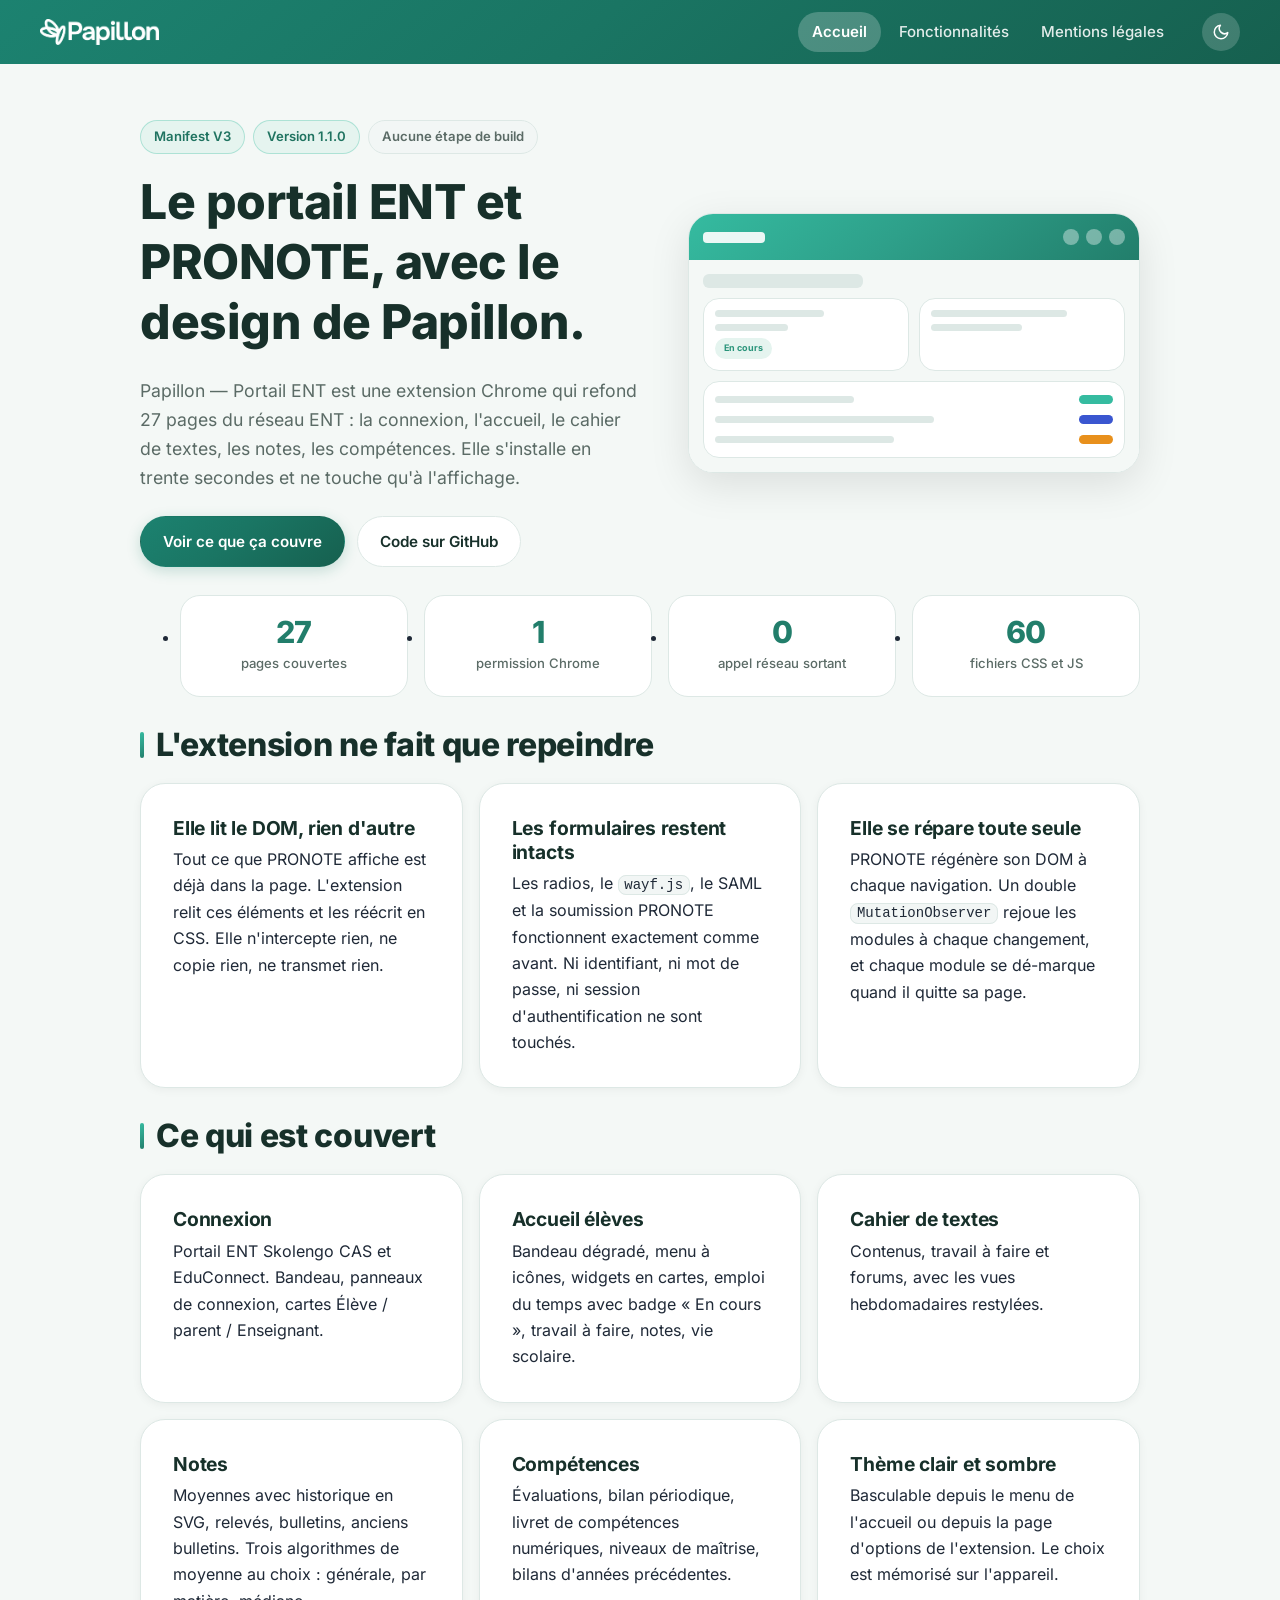
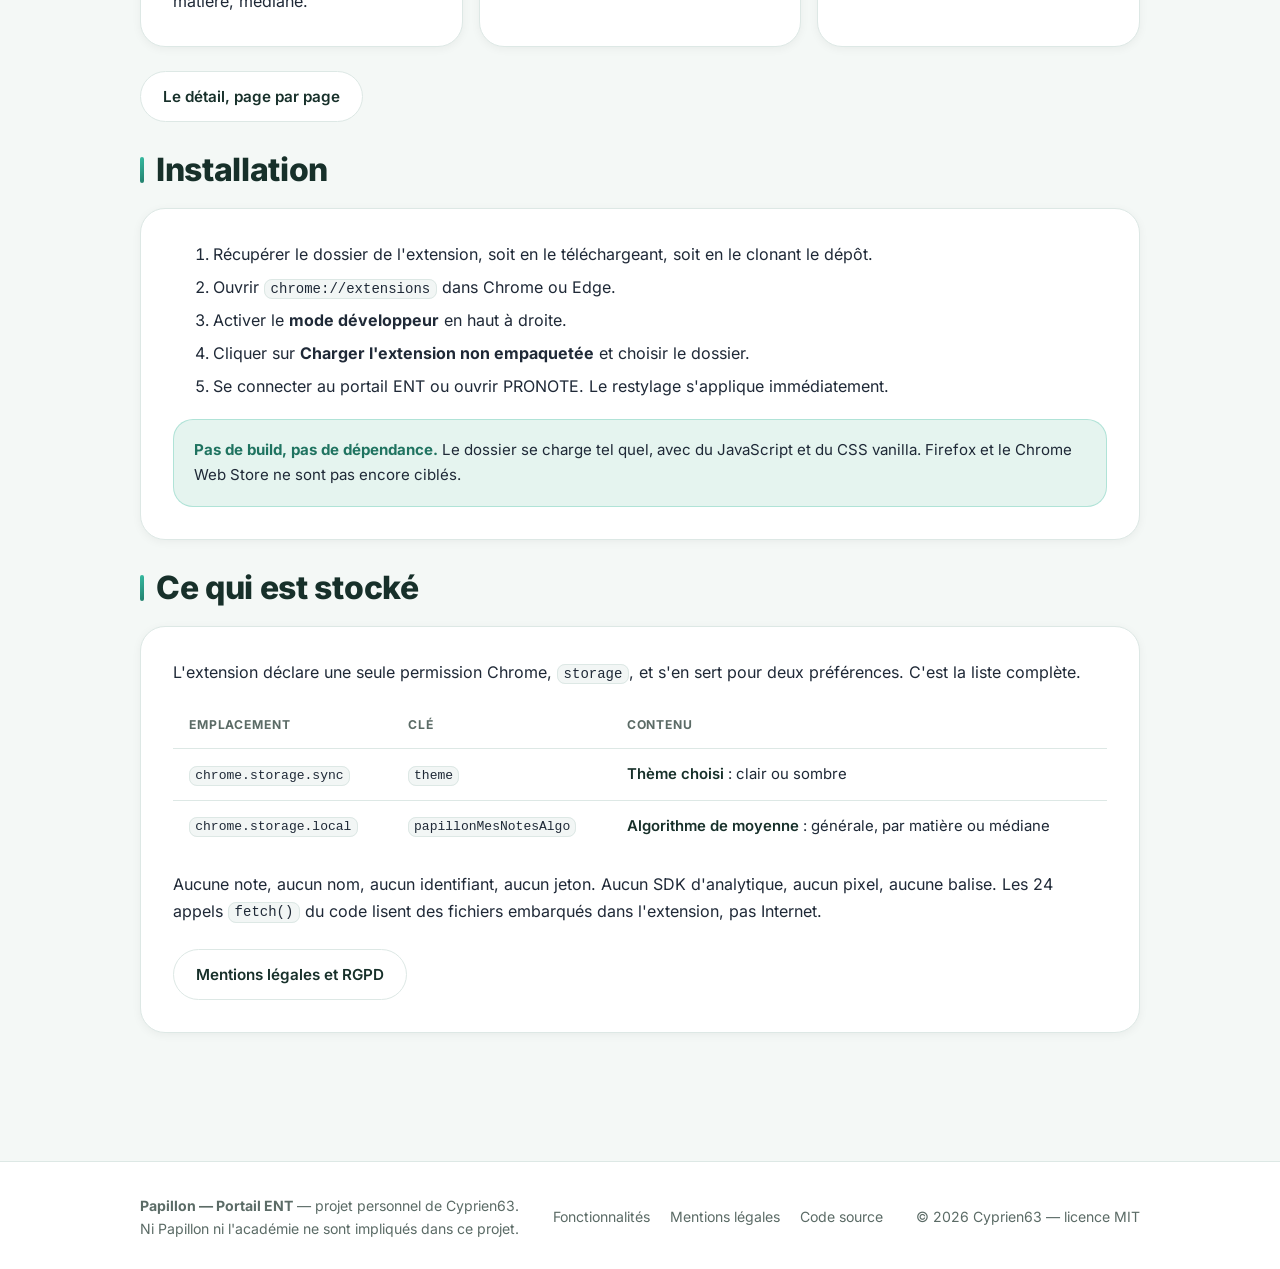
<file: index.html>
<!DOCTYPE html>
<html lang="fr">
<head>
<meta charset="utf-8">
<meta name="viewport" content="width=device-width, initial-scale=1">
<title>Papillon — Portail ENT · L'extension qui refont PRONOTE</title>
<meta name="description" content="Extension Chrome (Manifest V3) qui refond les pages du portail ENT et de PRONOTE avec le design de l'application Papillon. Aucune donnée collectée, une seule permission, aucun appel réseau.">
<link rel="icon" href="assets/img/favicon.png" type="image/png">
<link rel="stylesheet" href="assets/css/style.css">
<script>
  /* Applique le thème avant le rendu, sinon la page clignote en clair. */
  (function () {
    try {
      var t = localStorage.getItem('theme');
      if (t !== 'dark' && t !== 'light') {
        t = matchMedia('(prefers-color-scheme: dark)').matches ? 'dark' : 'light';
      }
      if (t === 'dark') { document.documentElement.classList.add('dark'); }
      document.documentElement.style.colorScheme = t;
    } catch (e) {}
    document.documentElement.className += ' js';

    /* Filet de securite : si site.js ne se charge pas, les sections resteraient
       a opacity 0 et le contenu serait invisible. On retire donc la classe .js
       si le signal de pretude n'arrive pas. Sans JavaScript, ce bloc ne s'execute
       pas et rien n'est masque non plus. */
    window.papillonRepli = window.setTimeout(function () {
      document.documentElement.classList.remove('js');
    }, 1500);
  })();
</script>
</head>
<body>

<header class="site-header">
  <a href="index.html" aria-label="Papillon — Portail ENT, accueil">
    <img src="assets/img/logotype.png" alt="Papillon — Portail ENT" width="119" height="26">
  </a>

  <button class="nav-toggle" data-nav-toggle aria-expanded="false" aria-controls="nav-principal" aria-label="Ouvrir le menu">
    <svg viewBox="0 0 24 24" fill="none" stroke="currentColor" stroke-width="2" stroke-linecap="round" aria-hidden="true">
      <path d="M3 6h18M3 12h18M3 18h18"/>
    </svg>
  </button>

  <nav class="site-nav" id="nav-principal" data-nav aria-label="Navigation principale">
    <a href="index.html" aria-current="page">Accueil</a>
    <a href="pages/fonctionnalites.html">Fonctionnalités</a>
    <a href="pages/mentions-legales.html">Mentions légales</a>
  </nav>

  <button class="theme-toggle" data-theme-toggle aria-pressed="false" aria-label="Basculer le thème clair / sombre">
    <svg viewBox="0 0 24 24" fill="none" stroke="currentColor" stroke-width="2" stroke-linecap="round" stroke-linejoin="round" aria-hidden="true">
      <path d="M21 12.8A9 9 0 1 1 11.2 3a7 7 0 0 0 9.8 9.8z"/>
    </svg>
  </button>
</header>

<main class="wrap">

  <!-- Hero ---------------------------------------------------------------- -->
  <section class="grid-2 hero">
    <div>
      <div class="chip-row" style="margin-bottom:18px">
        <span class="chip">Manifest V3</span>
        <span class="chip">Version 1.1.0</span>
        <span class="chip chip-quiet">Aucune étape de build</span>
      </div>

      <h1>Le portail ENT et PRONOTE, avec le design de Papillon.</h1>

      <p class="lead">
        Papillon — Portail ENT est une extension Chrome qui refond 27 pages du réseau
        ENT : la connexion, l'accueil, le cahier de textes, les notes, les compétences.
        Elle s'installe en trente secondes et ne touche qu'à l'affichage.
      </p>

      <div class="btn-row">
        <a class="btn btn-primary" href="pages/fonctionnalites.html">
          Voir ce que ça couvre
        </a>
        <a class="btn btn-ghost" href="https://github.com/cyprien63/papillon-pronote">
          Code sur GitHub
        </a>
      </div>
    </div>

    <!-- Maquette dessinée en CSS : ce n'est pas une capture d'écran inventée -->
    <div class="shot">
      <div class="mock">
        <div class="mock-bar">
          <span class="mock-logo"></span>
          <span class="mock-dot"></span>
          <span class="mock-dot"></span>
          <span class="mock-dot"></span>
        </div>
        <div class="mock-body">
          <div class="mock-title"></div>
          <div class="mock-cards">
            <div class="mock-card">
              <span class="mock-line w60"></span>
              <span class="mock-line w40"></span>
              <span class="mock-pill">En cours</span>
            </div>
            <div class="mock-card">
              <span class="mock-line w75"></span>
              <span class="mock-line w50"></span>
            </div>
          </div>
          <div class="mock-card mock-card-tall">
            <div class="mock-row"><span class="mock-line w35"></span><span class="mock-badge b1"></span></div>
            <div class="mock-row"><span class="mock-line w55"></span><span class="mock-badge b2"></span></div>
            <div class="mock-row"><span class="mock-line w45"></span><span class="mock-badge b3"></span></div>
          </div>
        </div>
      </div>
    </div>
  </section>

  <!-- Chiffres ------------------------------------------------------------ -->
  <section data-apparait data-retard="40">
    <ul class="stats">
      <li class="stat"><b>27</b><span>pages couvertes</span></li>
      <li class="stat"><b>1</b><span>permission Chrome</span></li>
      <li class="stat"><b>0</b><span>appel réseau sortant</span></li>
      <li class="stat"><b>60</b><span>fichiers CSS et JS</span></li>
    </ul>
  </section>

  <!-- Principe ------------------------------------------------------------ -->
  <section data-apparait data-retard="80">
    <h2 class="section-title">L'extension ne fait que repeindre</h2>

    <div class="grid">
      <article class="card">
        <h3>Elle lit le DOM, rien d'autre</h3>
        <p>
          Tout ce que PRONOTE affiche est déjà dans la page. L'extension relit ces
          éléments et les réécrit en CSS. Elle n'intercepte rien, ne copie rien,
          ne transmet rien.
        </p>
      </article>

      <article class="card">
        <h3>Les formulaires restent intacts</h3>
        <p>
          Les radios, le <code>wayf.js</code>, le SAML et la soumission PRONOTE
          fonctionnent exactement comme avant. Ni identifiant, ni mot de passe,
          ni session d'authentification ne sont touchés.
        </p>
      </article>

      <article class="card">
        <h3>Elle se répare toute seule</h3>
        <p>
          PRONOTE régénère son DOM à chaque navigation. Un double
          <code>MutationObserver</code> rejoue les modules à chaque changement, et
          chaque module se dé-marque quand il quitte sa page.
        </p>
      </article>
    </div>
  </section>

  <!-- Périmètre ----------------------------------------------------------- -->
  <section data-apparait data-retard="120">
    <h2 class="section-title">Ce qui est couvert</h2>

    <div class="grid">
      <article class="card">
        <h3>Connexion</h3>
        <p>
          Portail ENT Skolengo CAS et EduConnect. Bandeau, panneaux de connexion,
          cartes Élève / parent / Enseignant.
        </p>
      </article>

      <article class="card">
        <h3>Accueil élèves</h3>
        <p>
          Bandeau dégradé, menu à icônes, widgets en cartes, emploi du temps avec
          badge « En cours », travail à faire, notes, vie scolaire.
        </p>
      </article>

      <article class="card">
        <h3>Cahier de textes</h3>
        <p>
          Contenus, travail à faire et forums, avec les vues hebdomadaires
          restylées.
        </p>
      </article>

      <article class="card">
        <h3>Notes</h3>
        <p>
          Moyennes avec historique en SVG, relevés, bulletins, anciens bulletins.
          Trois algorithmes de moyenne au choix : générale, par matière, médiane.
        </p>
      </article>

      <article class="card">
        <h3>Compétences</h3>
        <p>
          Évaluations, bilan périodique, livret de compétences numériques, niveaux
          de maîtrise, bilans d'années précédentes.
        </p>
      </article>

      <article class="card">
        <h3>Thème clair et sombre</h3>
        <p>
          Basculable depuis le menu de l'accueil ou depuis la page d'options de
          l'extension. Le choix est mémorisé sur l'appareil.
        </p>
      </article>
    </div>

    <div class="btn-row">
      <a class="btn btn-ghost" href="pages/fonctionnalites.html">Le détail, page par page</a>
    </div>
  </section>

  <!-- Installation -------------------------------------------------------- -->
  <section data-apparait data-retard="160">
    <h2 class="section-title">Installation</h2>

    <div class="card">
      <ol class="legal" style="margin:0">
        <li>
          Récupérer le dossier de l'extension, soit en le téléchargeant, soit en
          le clonant le dépôt.
        </li>
        <li>
          Ouvrir <code>chrome://extensions</code> dans Chrome ou Edge.
        </li>
        <li>
          Activer le <strong>mode développeur</strong> en haut à droite.
        </li>
        <li>
          Cliquer sur <strong>Charger l'extension non empaquetée</strong> et
          choisir le dossier.
        </li>
        <li>
          Se connecter au portail ENT ou ouvrir PRONOTE. Le restylage s'applique
          immédiatement.
        </li>
      </ol>
      <p class="notice" style="margin-top:20px">
        <b>Pas de build, pas de dépendance.</b> Le dossier se charge tel quel,
        avec du JavaScript et du CSS vanilla. Firefox et le Chrome Web Store ne
        sont pas encore ciblés.
      </p>
    </div>
  </section>

  <!-- Données ------------------------------------------------------------- -->
  <section data-apparait data-retard="200">
    <h2 class="section-title">Ce qui est stocké</h2>

    <div class="card">
      <p>
        L'extension déclare une seule permission Chrome, <code>storage</code>, et
        s'en sert pour deux préférences. C'est la liste complète.
      </p>

      <div class="table-scroll">
        <table>
          <thead>
            <tr>
              <th>Emplacement</th>
              <th>Clé</th>
              <th>Contenu</th>
            </tr>
          </thead>
          <tbody>
            <tr>
              <td><code>chrome.storage.sync</code></td>
              <td><code>theme</code></td>
              <td><strong>Thème choisi</strong> : clair ou sombre</td>
            </tr>
            <tr>
              <td><code>chrome.storage.local</code></td>
              <td><code>papillonMesNotesAlgo</code></td>
              <td><strong>Algorithme de moyenne</strong> : générale, par matière ou médiane</td>
            </tr>
          </tbody>
        </table>
      </div>

      <p style="margin-top:20px">
        Aucune note, aucun nom, aucun identifiant, aucun jeton. Aucun SDK
        d'analytique, aucun pixel, aucune balise. Les 24 appels
        <code>fetch()</code> du code lisent des fichiers embarqués dans
        l'extension, pas Internet.
      </p>

      <div class="btn-row">
        <a class="btn btn-ghost" href="pages/mentions-legales.html">Mentions légales et RGPD</a>
      </div>
    </div>
  </section>

</main>

<footer class="site-footer">
  <div class="footer-inner">
    <div>
      <strong>Papillon — Portail ENT</strong> — projet personnel de Cyprien63.<br>
      Ni Papillon ni l'académie ne sont impliqués dans ce projet.
    </div>
    <nav class="footer-links" aria-label="Liens de pied de page">
      <a href="pages/fonctionnalites.html">Fonctionnalités</a>
      <a href="pages/mentions-legales.html">Mentions légales</a>
      <a href="https://github.com/cyprien63/papillon-pronote">Code source</a>
    </nav>
    <div>© <span data-annee>2026</span> Cyprien63 — licence MIT</div>
  </div>
</footer>

<script src="assets/js/site.js"></script>
</body>
</html>
</file>
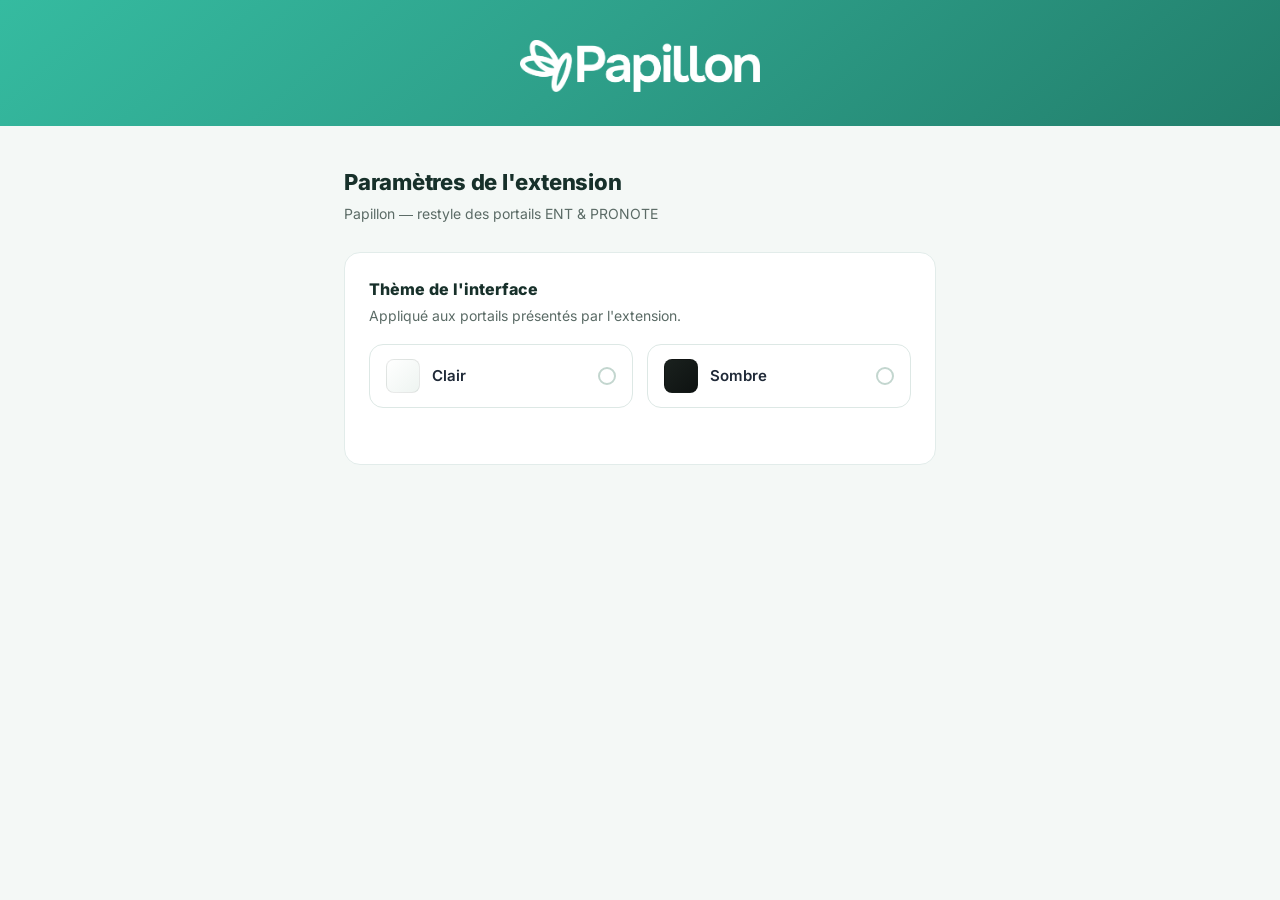
<file: options/options.html>
<!DOCTYPE html>
<html lang="fr">
<head>
  <meta charset="UTF-8" />
  <title>Papillon — Paramètres</title>
  <link rel="stylesheet" href="options.css" />
</head>
<body>
  <header class="opt-header">
    <img class="opt-logo" src="../assets/brand/logotype.png" alt="Papillon" />
  </header>

  <main class="opt-main">
    <h1 class="opt-title">Paramètres de l'extension</h1>
    <p class="opt-sub">Papillon — restyle des portails ENT & PRONOTE</p>

    <section class="opt-section">
      <h2 class="opt-h2">Thème de l'interface</h2>
      <p class="opt-desc">Appliqué aux portails présentés par l'extension.</p>

      <div class="opt-cards">
        <label class="opt-card js-opt-card" data-theme="light">
          <input type="radio" name="theme" value="light" class="js-opt-radio" />
          <span class="opt-card-swatch swatch-light"></span>
          <span class="opt-card-label">Clair</span>
          <span class="opt-card-dot"></span>
        </label>
        <label class="opt-card js-opt-card" data-theme="dark">
          <input type="radio" name="theme" value="dark" class="js-opt-radio" />
          <span class="opt-card-swatch swatch-dark"></span>
          <span class="opt-card-label">Sombre</span>
          <span class="opt-card-dot"></span>
        </label>
      </div>

      <p class="opt-status js-status" aria-live="polite"></p>
    </section>
  </main>

  <script src="options.js"></script>
</body>
</html>
</file>
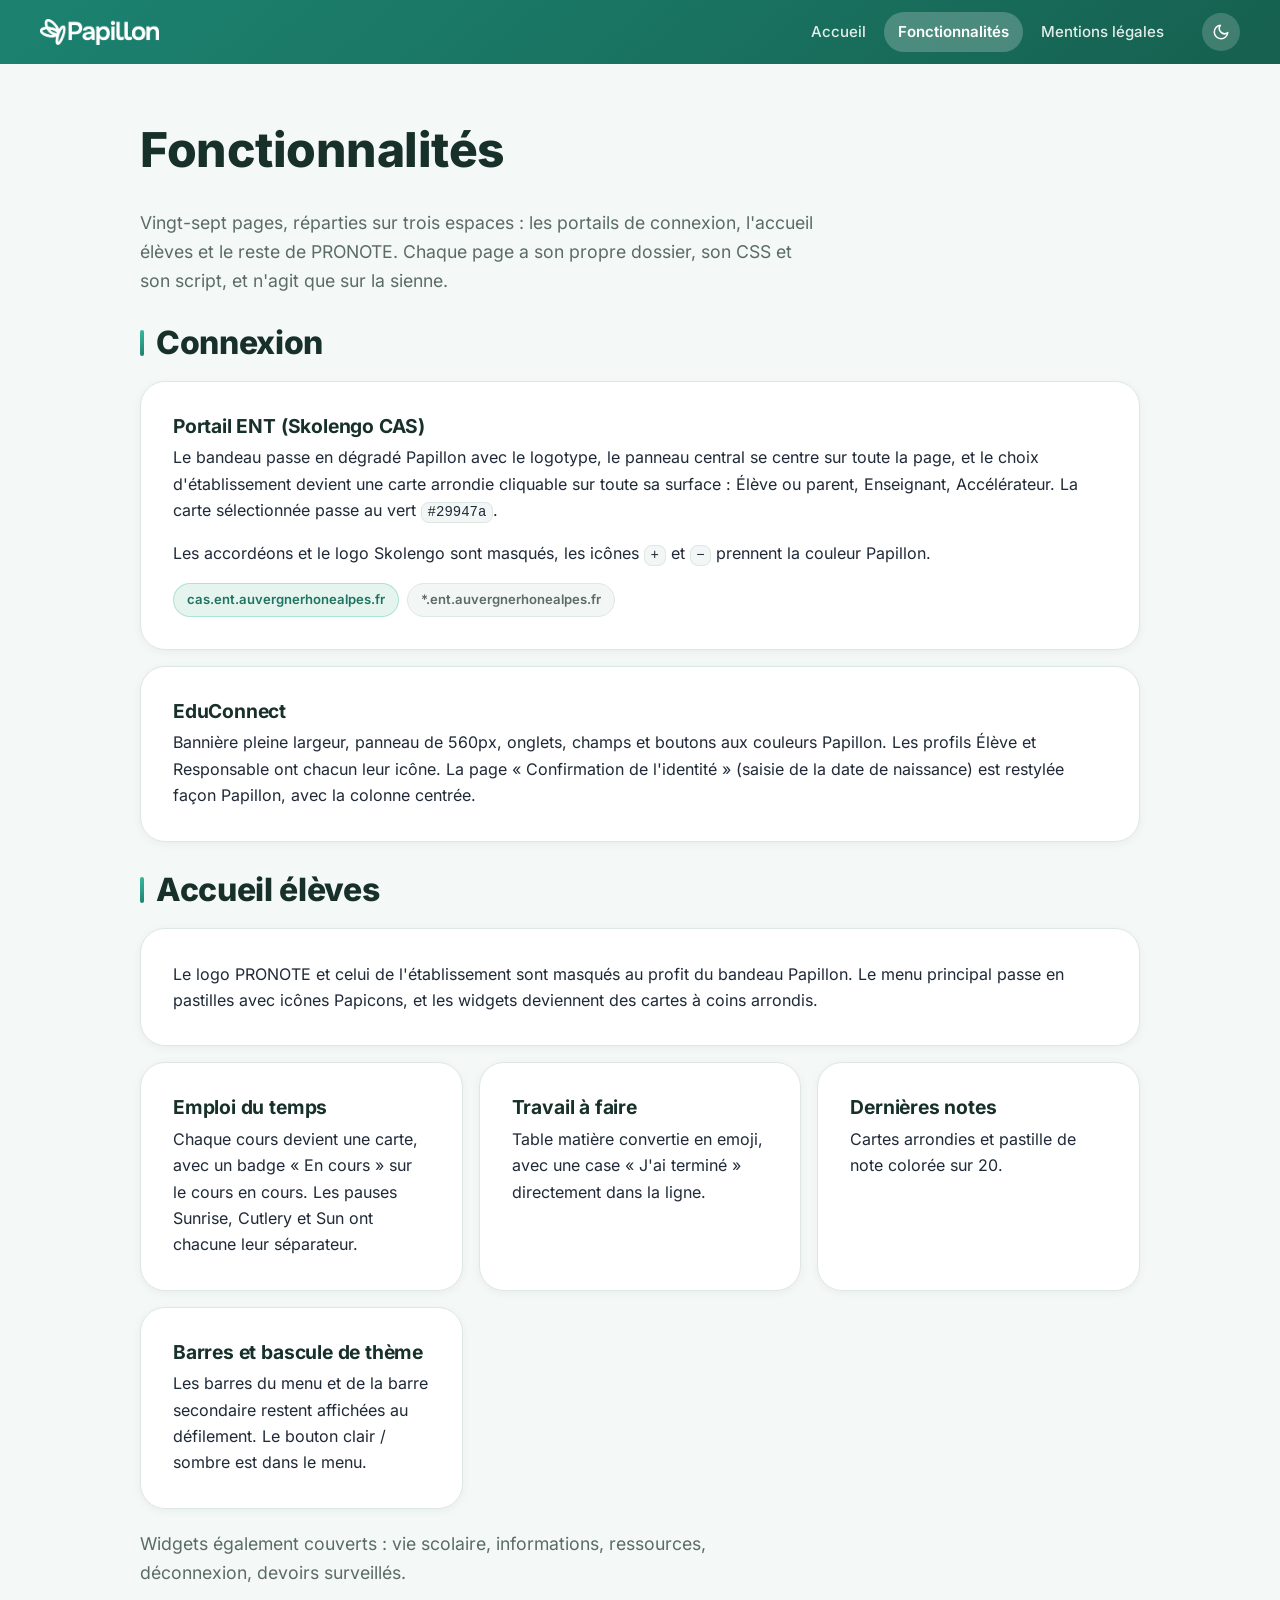
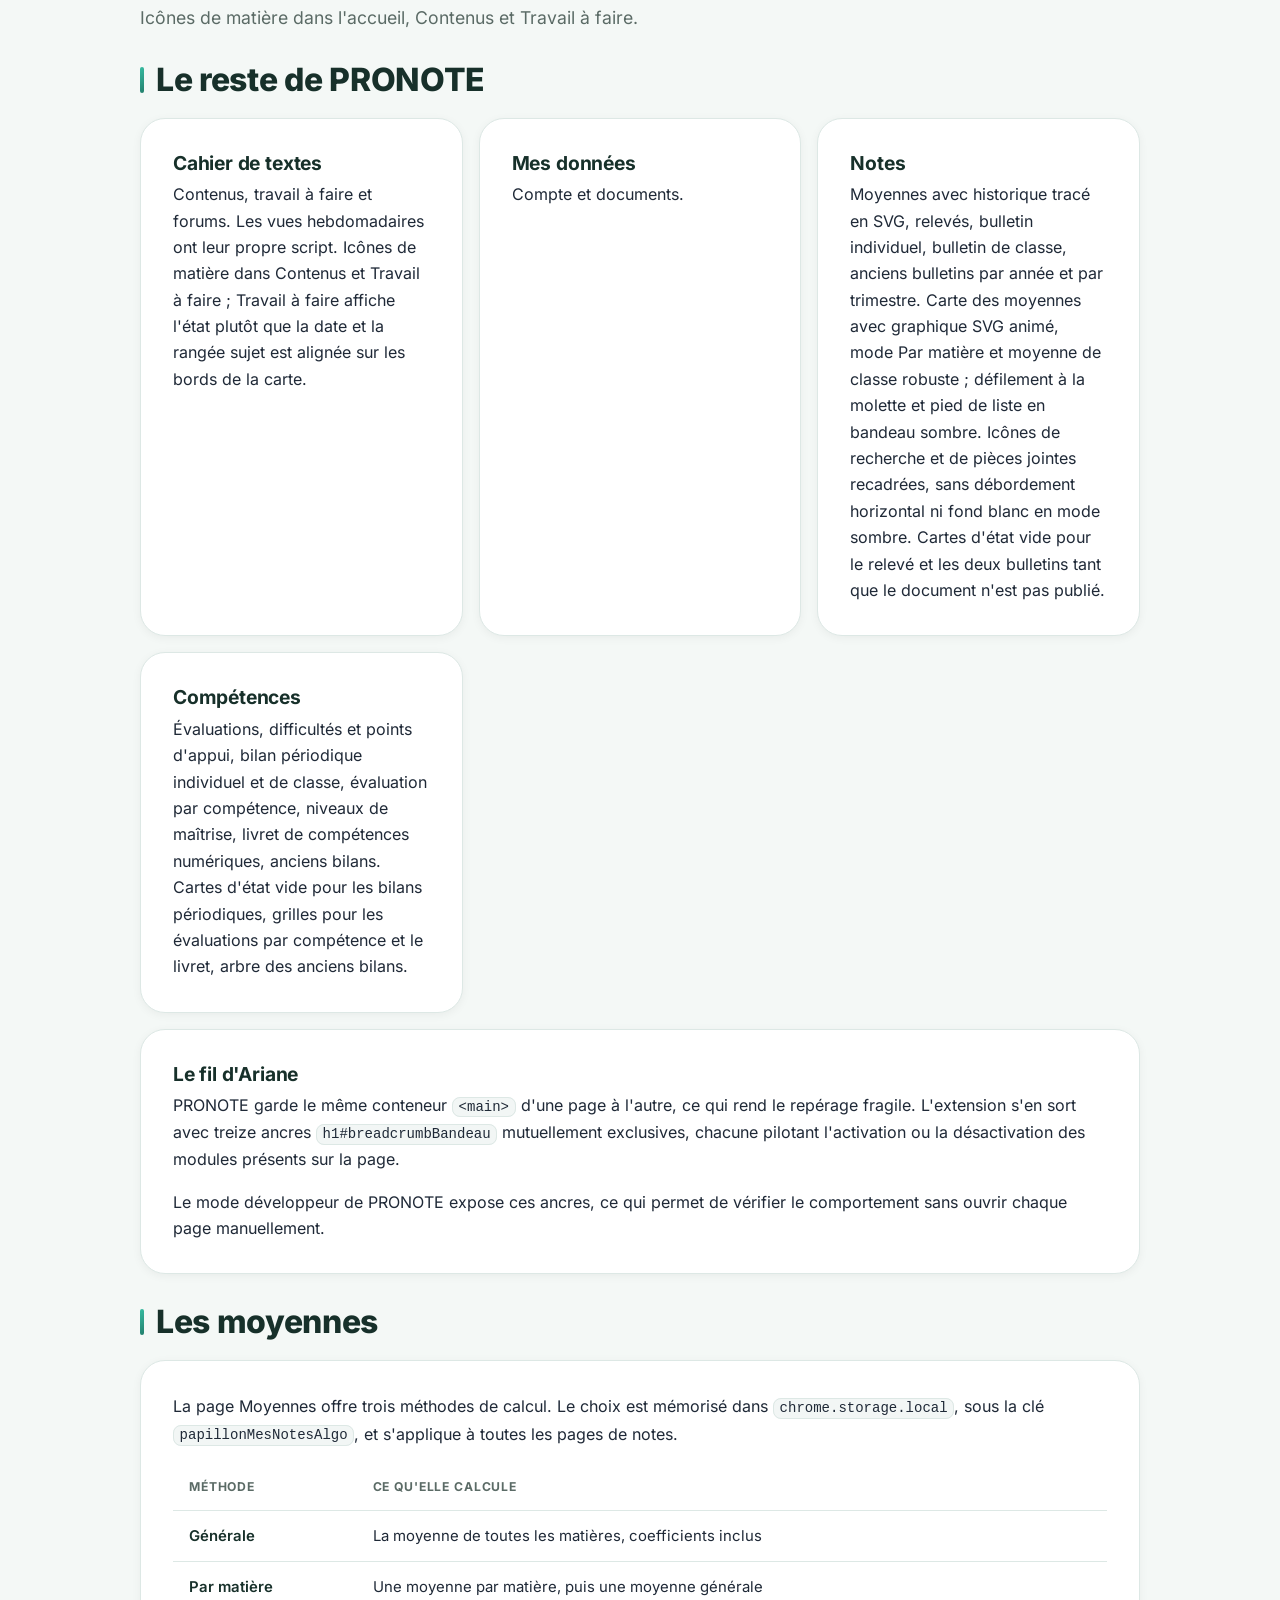
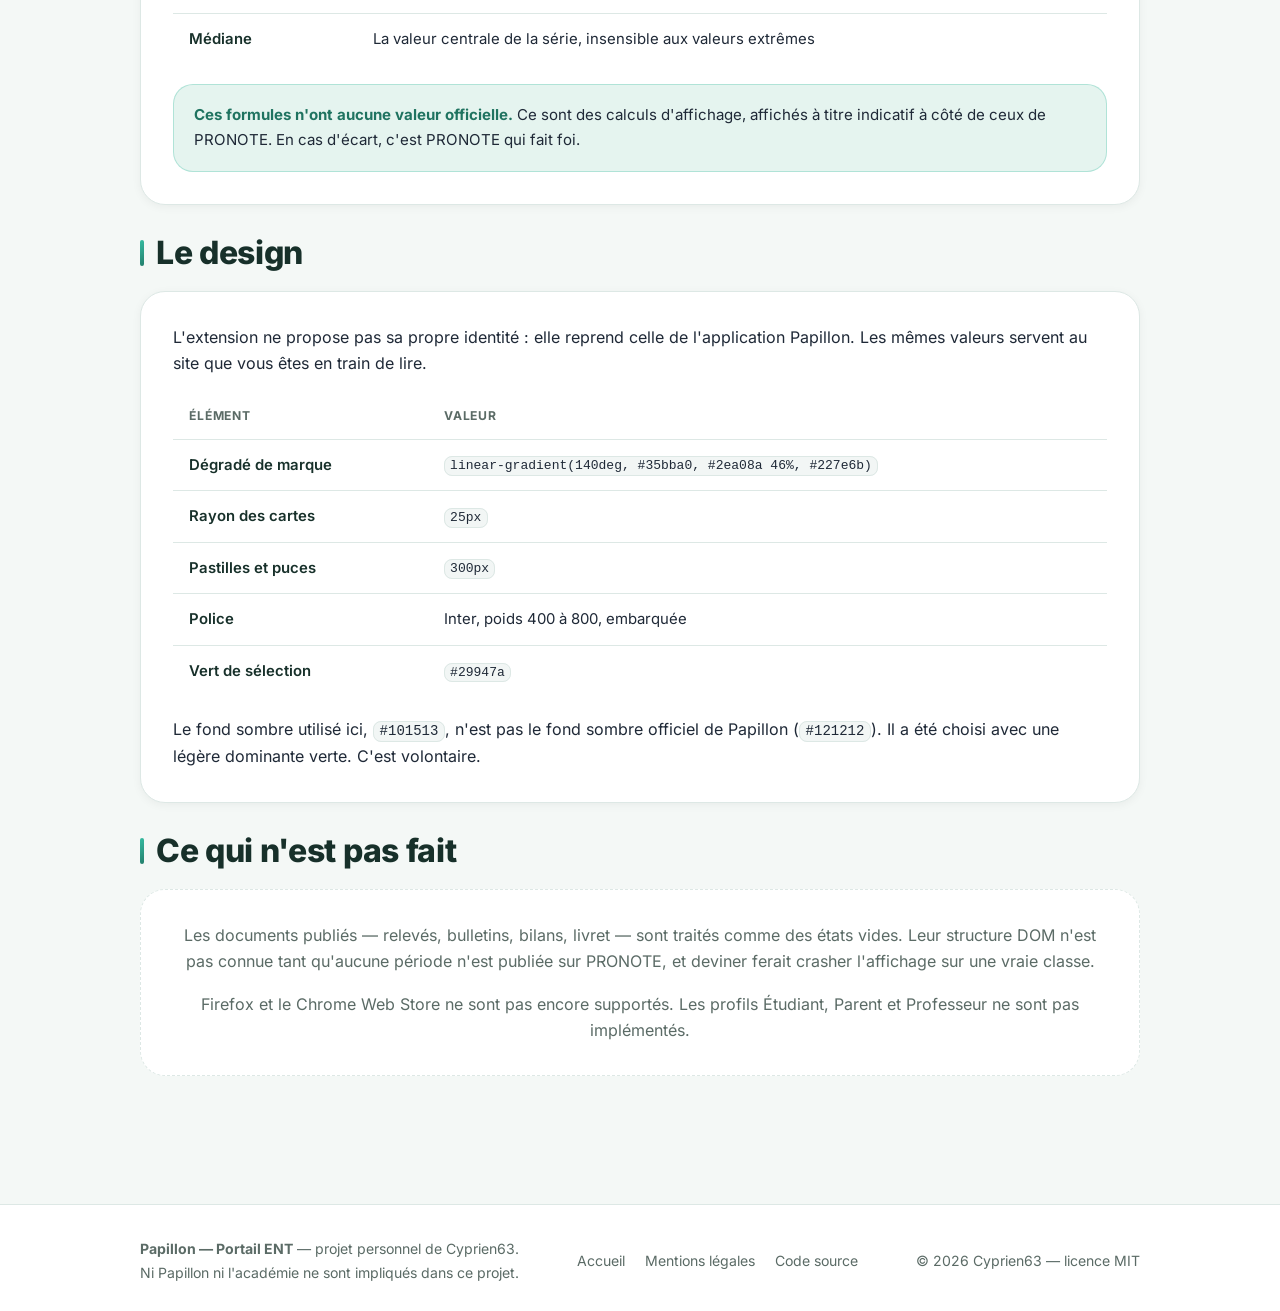
<file: pages/fonctionnalites.html>
<!DOCTYPE html>
<html lang="fr">
<head>
<meta charset="utf-8">
<meta name="viewport" content="width=device-width, initial-scale=1">
<title>Fonctionnalités · Papillon — Portail ENT</title>
<meta name="description" content="Détail des pages couvertes par l'extension : connexion ENT, EduConnect, accueil élèves, cahier de textes, notes, compétences.">
<link rel="icon" href="../assets/img/favicon.png" type="image/png">
<link rel="stylesheet" href="../assets/css/style.css">
<script>
  (function () {
    try {
      var t = localStorage.getItem('theme');
      if (t !== 'dark' && t !== 'light') {
        t = matchMedia('(prefers-color-scheme: dark)').matches ? 'dark' : 'light';
      }
      if (t === 'dark') { document.documentElement.classList.add('dark'); }
      document.documentElement.style.colorScheme = t;
    } catch (e) {}
    document.documentElement.className += ' js';

    /* Filet de securite : si site.js ne se charge pas, les sections resteraient
       a opacity 0 et le contenu serait invisible. On retire donc la classe .js
       si le signal de pretude n'arrive pas. Sans JavaScript, ce bloc ne s'execute
       pas et rien n'est masque non plus. */
    window.papillonRepli = window.setTimeout(function () {
      document.documentElement.classList.remove('js');
    }, 1500);
  })();
</script>
</head>
<body>

<header class="site-header">
  <a href="../index.html" aria-label="Papillon — Portail ENT, accueil">
    <img src="../assets/img/logotype.png" alt="Papillon — Portail ENT" width="119" height="26">
  </a>

  <button class="nav-toggle" data-nav-toggle aria-expanded="false" aria-controls="nav-principal" aria-label="Ouvrir le menu">
    <svg viewBox="0 0 24 24" fill="none" stroke="currentColor" stroke-width="2" stroke-linecap="round" aria-hidden="true">
      <path d="M3 6h18M3 12h18M3 18h18"/>
    </svg>
  </button>

  <nav class="site-nav" id="nav-principal" data-nav aria-label="Navigation principale">
    <a href="../index.html">Accueil</a>
    <a href="fonctionnalites.html" aria-current="page">Fonctionnalités</a>
    <a href="mentions-legales.html">Mentions légales</a>
  </nav>

  <button class="theme-toggle" data-theme-toggle aria-pressed="false" aria-label="Basculer le thème clair / sombre">
    <svg viewBox="0 0 24 24" fill="none" stroke="currentColor" stroke-width="2" stroke-linecap="round" stroke-linejoin="round" aria-hidden="true">
      <path d="M21 12.8A9 9 0 1 1 11.2 3a7 7 0 0 0 9.8 9.8z"/>
    </svg>
  </button>
</header>

<main class="wrap">

  <h1>Fonctionnalités</h1>
  <p class="lead">
    Vingt-sept pages, réparties sur trois espaces : les portails de connexion,
    l'accueil élèves et le reste de PRONOTE. Chaque page a son propre dossier,
    son CSS et son script, et n'agit que sur la sienne.
  </p>

  <!-- Connexion ---------------------------------------------------------- -->
  <section data-apparait data-retard="0">
    <h2 class="section-title">Connexion</h2>

    <div class="card">
      <h3>Portail ENT (Skolengo CAS)</h3>
      <p>
        Le bandeau passe en dégradé Papillon avec le logotype, le panneau central
        se centre sur toute la page, et le choix d'établissement devient une carte
        arrondie cliquable sur toute sa surface : Élève ou parent, Enseignant,
        Accélérateur. La carte sélectionnée passe au vert <code>#29947a</code>.
      </p>
      <p>
        Les accordéons et le logo Skolengo sont masqués, les icônes
        <code>+</code> et <code>−</code> prennent la couleur Papillon.
      </p>
      <p class="chip-row" style="margin-bottom:0">
        <span class="chip">cas.ent.auvergnerhonealpes.fr</span>
        <span class="chip chip-quiet">*.ent.auvergnerhonealpes.fr</span>
      </p>
    </div>

    <div class="card" style="margin-top:16px">
      <h3>EduConnect</h3>
      <p>
        Bannière pleine largeur, panneau de 560px, onglets, champs et boutons aux
        couleurs Papillon. Les profils Élève et Responsable ont chacun leur icône.
         La page « Confirmation de l'identité » (saisie de la date de naissance)
         est restylée façon Papillon, avec la colonne centrée.
      </p>
    </div>
  </section>

  <!-- Accueil ------------------------------------------------------------- -->
  <section data-apparait data-retard="40">
    <h2 class="section-title">Accueil élèves</h2>

    <div class="card">
      <p>
        Le logo PRONOTE et celui de l'établissement sont masqués au profit du
        bandeau Papillon. Le menu principal passe en pastilles avec icônes
        Papicons, et les widgets deviennent des cartes à coins arrondis.
      </p>
    </div>

    <div class="grid" style="margin-top:16px">
      <article class="card">
        <h3>Emploi du temps</h3>
        <p>
          Chaque cours devient une carte, avec un badge « En cours » sur le cours
          en cours. Les pauses Sunrise, Cutlery et Sun ont chacune leur
          séparateur.
        </p>
      </article>

      <article class="card">
        <h3>Travail à faire</h3>
        <p>
          Table matière convertie en emoji, avec une case « J'ai terminé »
          directement dans la ligne.
        </p>
      </article>

      <article class="card">
        <h3>Dernières notes</h3>
        <p>
          Cartes arrondies et pastille de note colorée sur 20.
        </p>
      </article>

      <article class="card">
        <h3>Barres et bascule de thème</h3>
        <p>
          Les barres du menu et de la barre secondaire restent affichées au
          défilement. Le bouton clair / sombre est dans le menu.
        </p>
      </article>
    </div>

    <p class="lead" style="margin-top:20px">
      Widgets également couverts : vie scolaire, informations, ressources,
      déconnexion, devoirs surveillés.
    </p>
    <p class="lead" style="margin-top:8px; margin-bottom:0">
      Icônes de matière dans l'accueil, Contenus et Travail à faire.
    </p>
  </section>

  <!-- Espace PRONOTE ------------------------------------------------------ -->
  <section data-apparait data-retard="80">
    <h2 class="section-title">Le reste de PRONOTE</h2>

    <div class="grid">
      <article class="card">
        <h3>Cahier de textes</h3>
        <p>
          Contenus, travail à faire et forums. Les vues hebdomadaires ont leur
          propre script. Icônes de matière dans Contenus et Travail à faire ;
          Travail à faire affiche l'état plutôt que la date et la rangée sujet
          est alignée sur les bords de la carte.
        </p>
      </article>

      <article class="card">
        <h3>Mes données</h3>
        <p>Compte et documents.</p>
      </article>

      <article class="card">
        <h3>Notes</h3>
        <p>
          Moyennes avec historique tracé en SVG, relevés, bulletin individuel,
          bulletin de classe, anciens bulletins par année et par trimestre.
          Carte des moyennes avec graphique SVG animé, mode Par matière et
          moyenne de classe robuste ; défilement à la molette et pied de
          liste en bandeau sombre. Icônes de recherche et de pièces jointes
          recadrées, sans débordement horizontal ni fond blanc en mode sombre.
          Cartes d'état vide pour le relevé et les deux bulletins tant que le
          document n'est pas publié.
        </p>
      </article>

      <article class="card">
        <h3>Compétences</h3>
        <p>
          Évaluations, difficultés et points d'appui, bilan périodique
          individuel et de classe, évaluation par compétence, niveaux de maîtrise,
          livret de compétences numériques, anciens bilans. Cartes d'état
          vide pour les bilans périodiques, grilles pour les évaluations par
          compétence et le livret, arbre des anciens bilans.
        </p>
      </article>
    </div>

    <div class="card" style="margin-top:16px">
      <h3>Le fil d'Ariane</h3>
      <p>
        PRONOTE garde le même conteneur <code>&lt;main&gt;</code> d'une page à
        l'autre, ce qui rend le repérage fragile. L'extension s'en sort avec
        treize ancres <code>h1#breadcrumbBandeau</code> mutuellement exclusives,
        chacune pilotant l'activation ou la désactivation des modules présents sur
        la page.
      </p>
      <p style="margin-bottom:0">
        Le mode développeur de PRONOTE expose ces ancres, ce qui permet de
        vérifier le comportement sans ouvrir chaque page manuellement.
      </p>
    </div>
  </section>

  <!-- Choix de moyenne ---------------------------------------------------- -->
  <section data-apparait data-retard="120">
    <h2 class="section-title">Les moyennes</h2>

    <div class="card">
      <p>
        La page Moyennes offre trois méthodes de calcul. Le choix est mémorisé
        dans <code>chrome.storage.local</code>, sous la clé
        <code>papillonMesNotesAlgo</code>, et s'applique à toutes les pages de
        notes.
      </p>

      <div class="table-scroll">
        <table>
          <thead>
            <tr>
              <th>Méthode</th>
              <th>Ce qu'elle calcule</th>
            </tr>
          </thead>
          <tbody>
            <tr>
              <td><strong>Générale</strong></td>
              <td>La moyenne de toutes les matières, coefficients inclus</td>
            </tr>
            <tr>
              <td><strong>Par matière</strong></td>
              <td>Une moyenne par matière, puis une moyenne générale</td>
            </tr>
            <tr>
              <td><strong>Médiane</strong></td>
              <td>La valeur centrale de la série, insensible aux valeurs extrêmes</td>
            </tr>
          </tbody>
        </table>
      </div>

      <p class="notice" style="margin-top:20px">
        <b>Ces formules n'ont aucune valeur officielle.</b> Ce sont des
        calculs d'affichage, affichés à titre indicatif à côté de ceux de
        PRONOTE. En cas d'écart, c'est PRONOTE qui fait foi.
      </p>
    </div>
  </section>

  <!-- Design -------------------------------------------------------------- -->
  <section data-apparait data-retard="160">
    <h2 class="section-title">Le design</h2>

    <div class="card">
      <p>
        L'extension ne propose pas sa propre identité : elle reprend celle de
        l'application Papillon. Les mêmes valeurs servent au site que vous êtes
        en train de lire.
      </p>

      <div class="table-scroll">
        <table>
          <thead>
            <tr>
              <th>Élément</th>
              <th>Valeur</th>
            </tr>
          </thead>
          <tbody>
            <tr>
              <td><strong>Dégradé de marque</strong></td>
              <td><code>linear-gradient(140deg, #35bba0, #2ea08a 46%, #227e6b)</code></td>
            </tr>
            <tr>
              <td><strong>Rayon des cartes</strong></td>
              <td><code>25px</code></td>
            </tr>
            <tr>
              <td><strong>Pastilles et puces</strong></td>
              <td><code>300px</code></td>
            </tr>
            <tr>
              <td><strong>Police</strong></td>
              <td>Inter, poids 400 à 800, embarquée</td>
            </tr>
            <tr>
              <td><strong>Vert de sélection</strong></td>
              <td><code>#29947a</code></td>
            </tr>
          </tbody>
        </table>
      </div>

      <p style="margin-top:20px; margin-bottom:0">
        Le fond sombre utilisé ici, <code>#101513</code>, n'est pas le fond sombre
        officiel de Papillon (<code>#121212</code>). Il a été choisi avec une
        légère dominante verte. C'est volontaire.
      </p>
    </div>
  </section>

  <!-- Limites ------------------------------------------------------------- -->
  <section data-apparait data-retard="200">
    <h2 class="section-title">Ce qui n'est pas fait</h2>

    <div class="card card-empty">
      <p>
        Les documents publiés — relevés, bulletins, bilans, livret — sont
        traités comme des états vides. Leur structure DOM n'est pas connue tant
        qu'aucune période n'est publiée sur PRONOTE, et deviner ferait
        crasher l'affichage sur une vraie classe.
      </p>
      <p style="margin-bottom:0">
        Firefox et le Chrome Web Store ne sont pas encore supportés. Les profils
        Étudiant, Parent et Professeur ne sont pas implémentés.
      </p>
    </div>
  </section>

</main>

<footer class="site-footer">
  <div class="footer-inner">
    <div>
      <strong>Papillon — Portail ENT</strong> — projet personnel de Cyprien63.<br>
      Ni Papillon ni l'académie ne sont impliqués dans ce projet.
    </div>
    <nav class="footer-links" aria-label="Liens de pied de page">
      <a href="../index.html">Accueil</a>
      <a href="mentions-legales.html">Mentions légales</a>
      <a href="https://github.com/cyprien63/papillon-pronote">Code source</a>
    </nav>
    <div>© <span data-annee>2026</span> Cyprien63 — licence MIT</div>
  </div>
</footer>

<script src="../assets/js/site.js"></script>
</body>
</html>
</file>
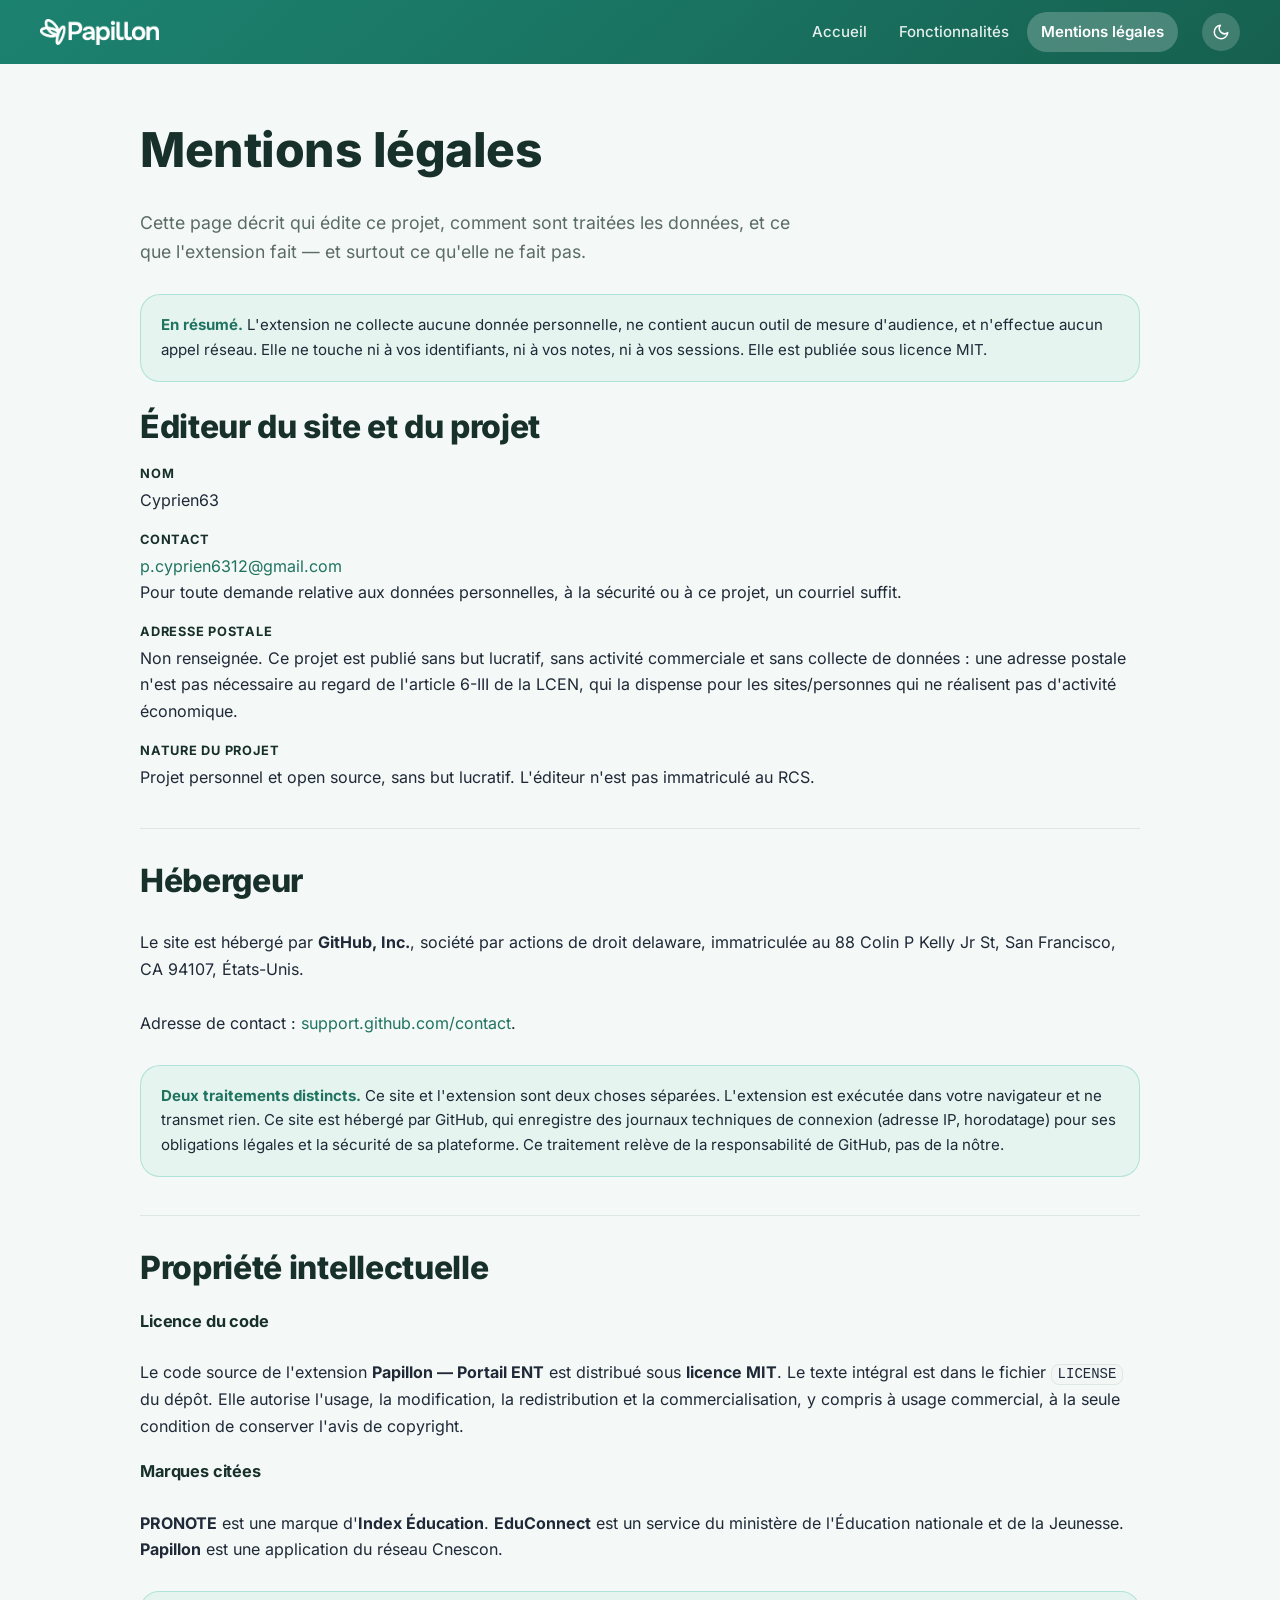
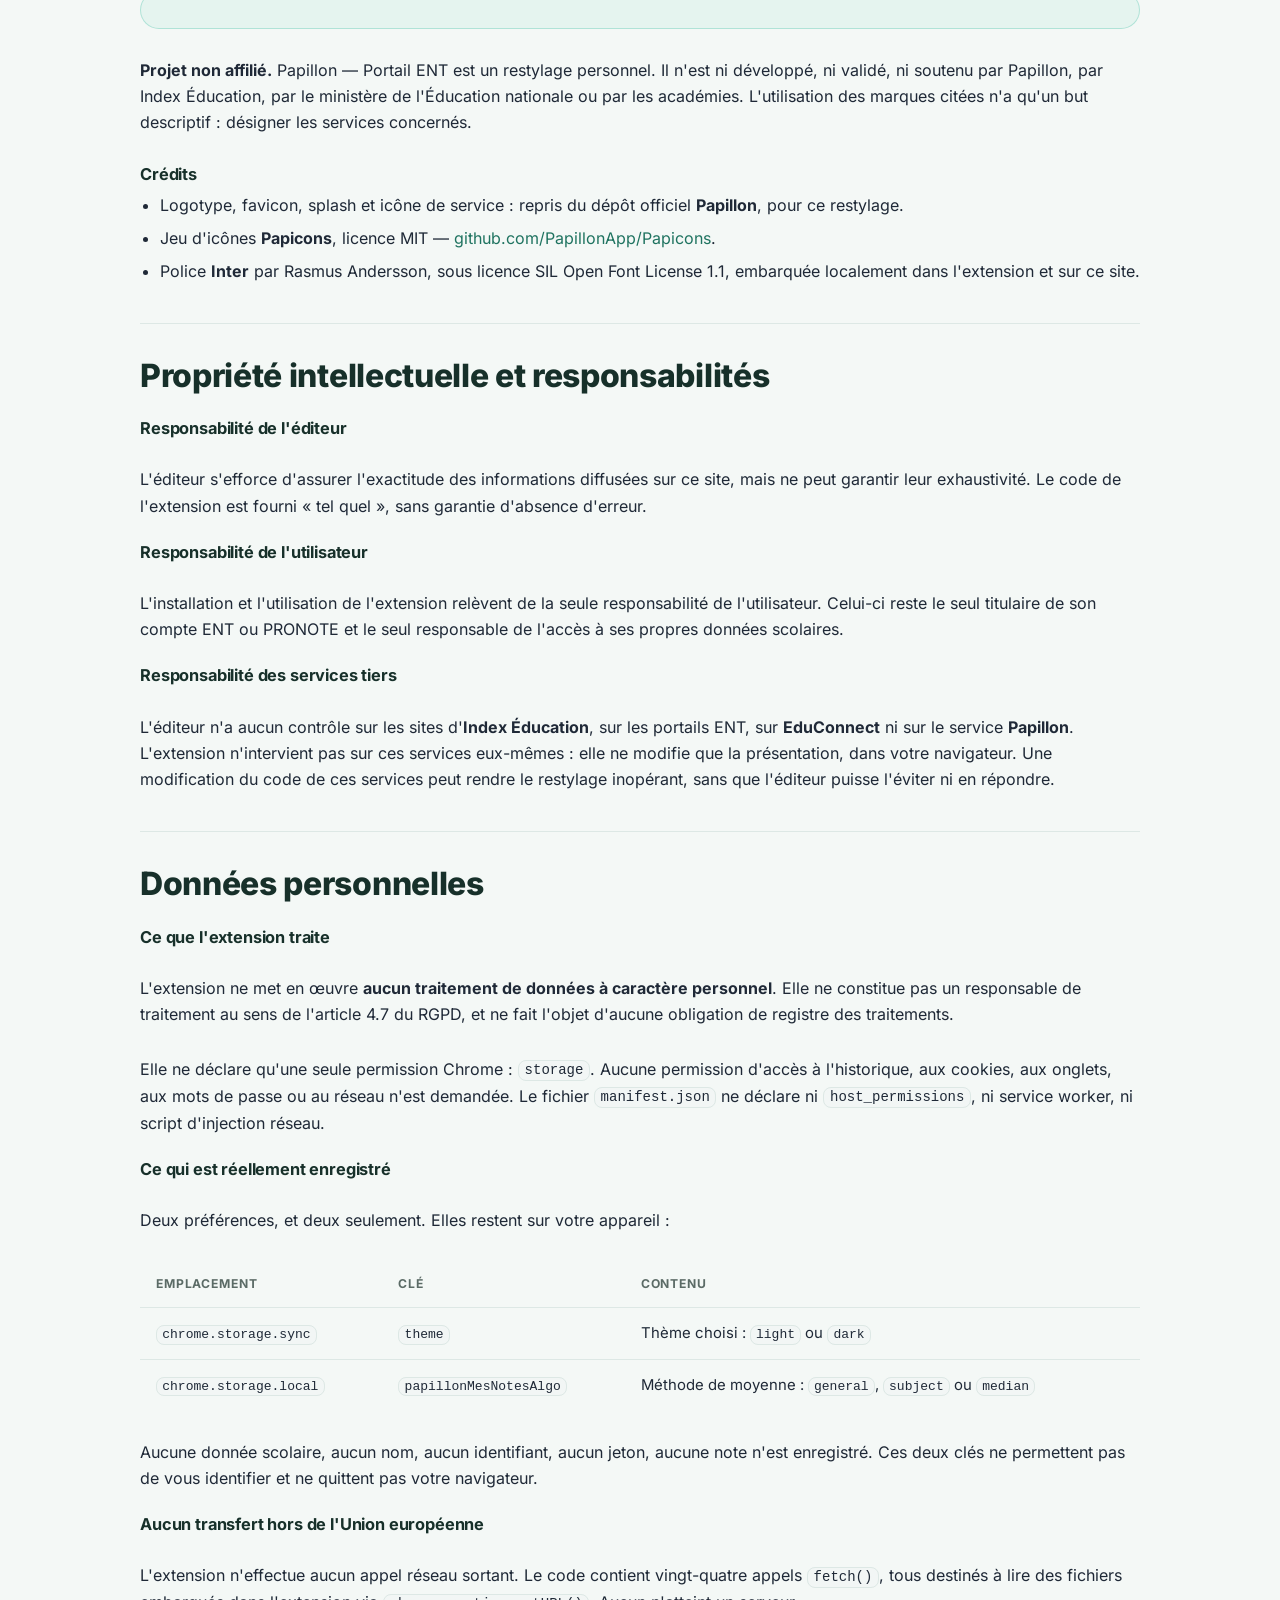
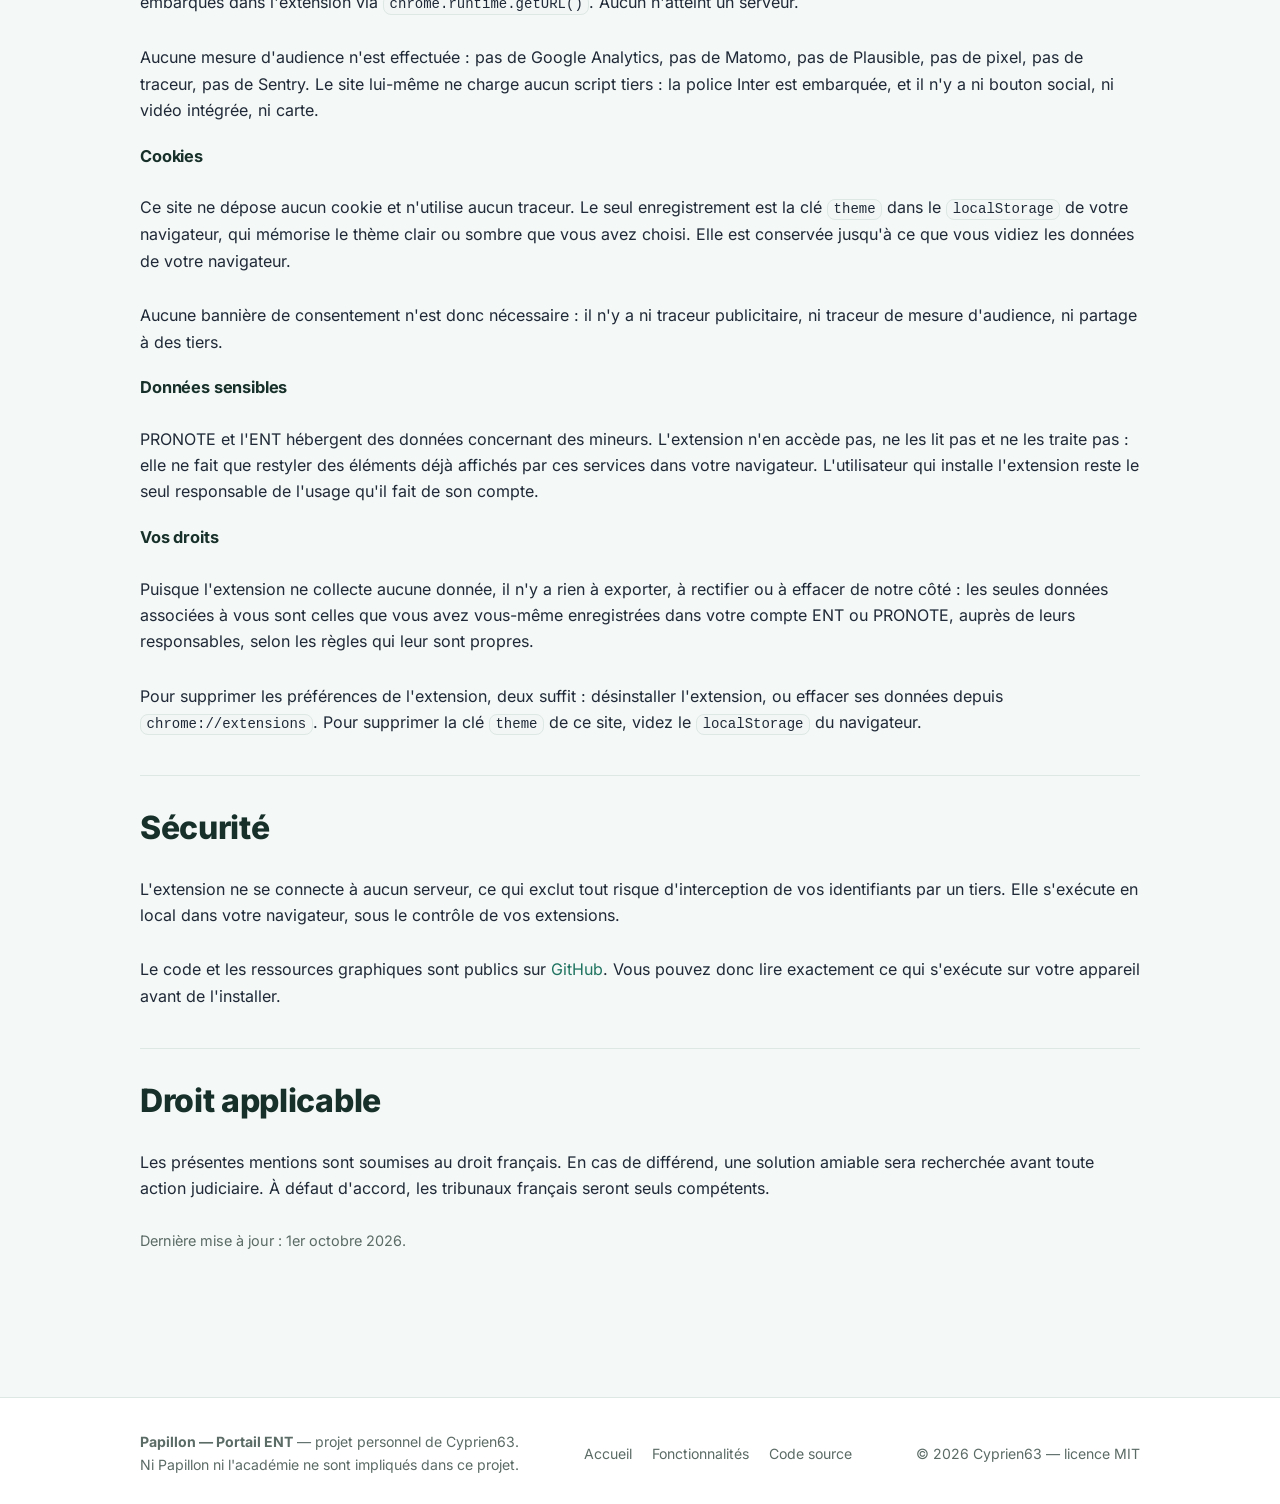
<file: pages/mentions-legales.html>
<!DOCTYPE html>
<html lang="fr">
<head>
<meta charset="utf-8">
<meta name="viewport" content="width=device-width, initial-scale=1">
<title>Mentions légales · Papillon — Portail ENT</title>
<meta name="description" content="Mentions légales, traitement des données personnelles et conformité RGPD de l'extension Papillon — Portail ENT.">
<link rel="icon" href="../assets/img/favicon.png" type="image/png">
<link rel="stylesheet" href="../assets/css/style.css">
<script>
  (function () {
    try {
      var t = localStorage.getItem('theme');
      if (t !== 'dark' && t !== 'light') {
        t = matchMedia('(prefers-color-scheme: dark)').matches ? 'dark' : 'light';
      }
      if (t === 'dark') { document.documentElement.classList.add('dark'); }
      document.documentElement.style.colorScheme = t;
    } catch (e) {}
    document.documentElement.className += ' js';

    /* Filet de securite : si site.js ne se charge pas, les sections resteraient
       a opacity 0 et le contenu serait invisible. On retire donc la classe .js
       si le signal de pretude n'arrive pas. Sans JavaScript, ce bloc ne s'execute
       pas et rien n'est masque non plus. */
    window.papillonRepli = window.setTimeout(function () {
      document.documentElement.classList.remove('js');
    }, 1500);
  })();
</script>
</head>
<body>

<header class="site-header">
  <a href="../index.html" aria-label="Papillon — Portail ENT, accueil">
    <img src="../assets/img/logotype.png" alt="Papillon — Portail ENT" width="119" height="26">
  </a>

  <button class="nav-toggle" data-nav-toggle aria-expanded="false" aria-controls="nav-principal" aria-label="Ouvrir le menu">
    <svg viewBox="0 0 24 24" fill="none" stroke="currentColor" stroke-width="2" stroke-linecap="round" aria-hidden="true">
      <path d="M3 6h18M3 12h18M3 18h18"/>
    </svg>
  </button>

  <nav class="site-nav" id="nav-principal" data-nav aria-label="Navigation principale">
    <a href="../index.html">Accueil</a>
    <a href="fonctionnalites.html">Fonctionnalités</a>
    <a href="mentions-legales.html" aria-current="page">Mentions légales</a>
  </nav>

  <button class="theme-toggle" data-theme-toggle aria-pressed="false" aria-label="Basculer le thème clair / sombre">
    <svg viewBox="0 0 24 24" fill="none" stroke="currentColor" stroke-width="2" stroke-linecap="round" stroke-linejoin="round" aria-hidden="true">
      <path d="M21 12.8A9 9 0 1 1 11.2 3a7 7 0 0 0 9.8 9.8z"/>
    </svg>
  </button>
</header>

<main class="wrap legal">

  <h1>Mentions légales</h1>
  <p class="lead">
    Cette page décrit qui édite ce projet, comment sont traitées les données,
    et ce que l'extension fait — et surtout ce qu'elle ne fait pas.
  </p>

  <div class="notice">
    <p><b>En résumé.</b> L'extension ne collecte aucune donnée personnelle, ne
    contient aucun outil de mesure d'audience, et n'effectue aucun appel réseau.
    Elle ne touche ni à vos identifiants, ni à vos notes, ni à vos sessions. Elle
    est publiée sous licence MIT.</p>
  </div>

  <!-- Éditeur ------------------------------------------------------------- -->
  <h2 data-apparait data-retard="0">Éditeur du site et du projet</h2>

  <dl>
    <dt>Nom</dt>
    <dd>Cyprien63</dd>

    <dt>Contact</dt>
    <dd>
      <a href="mailto:p.cyprien6312@gmail.com">p.cyprien6312@gmail.com</a><br>
      Pour toute demande relative aux données personnelles, à la sécurité ou à
      ce projet, un courriel suffit.
    </dd>

    <dt>Adresse postale</dt>
    <dd>
      Non renseignée. Ce projet est publié sans but lucratif, sans activité
      commerciale et sans collecte de données : une adresse postale n'est pas
      nécessaire au regard de l'article 6-III de la LCEN, qui la dispense pour
      les sites/personnes qui ne réalisent pas d'activité économique.
    </dd>

    <dt>Nature du projet</dt>
    <dd>
      Projet personnel et open source, sans but lucratif. L'éditeur n'est pas
      immatriculé au RCS.
    </dd>
  </dl>

  <!-- Hébergeur ------------------------------------------------------------ -->
  <h2 data-apparait data-retard="40">Hébergeur</h2>

  <p>
    Le site est hébergé par <strong>GitHub, Inc.</strong>, société par actions de
    droit delaware, immatriculée au 88 Colin P Kelly Jr St, San Francisco, CA
    94107, États-Unis.
  </p>
  <p>
    Adresse de contact :
    <a href="https://support.github.com/contact">support.github.com/contact</a>.
  </p>

  <div class="notice">
    <p><b>Deux traitements distincts.</b> Ce site et l'extension sont deux
    choses séparées. L'extension est exécutée dans votre navigateur et ne
    transmet rien. Ce site est hébergé par GitHub, qui enregistre des journaux
    techniques de connexion (adresse IP, horodatage) pour ses obligations
    légales et la sécurité de sa plateforme. Ce traitement relève de la
    responsabilité de GitHub, pas de la nôtre.</p>
  </div>

  <!-- Propriété intellectuelle --------------------------------------------- -->
  <h2 data-apparait data-retard="80">Propriété intellectuelle</h2>

  <h3>Licence du code</h3>
  <p>
    Le code source de l'extension <strong>Papillon — Portail ENT</strong> est
    distribué sous <strong>licence MIT</strong>. Le texte intégral est dans le
    fichier <code>LICENSE</code> du dépôt. Elle autorise l'usage, la
    modification, la redistribution et la commercialisation, y compris à usage
    commercial, à la seule condition de conserver l'avis de copyright.
  </p>

  <h3>Marques citées</h3>
  <p>
    <strong>PRONOTE</strong> est une marque d'<strong>Index Éducation</strong>.
    <strong>EduConnect</strong> est un service du ministère de l'Éducation
    nationale et de la Jeunesse. <strong>Papillon</strong> est une application
    du réseau Cnescon.
  </p>

  <p class="notice">
    <p><b>Projet non affilié.</b> Papillon — Portail ENT est un restylage
    personnel. Il n'est ni développé, ni validé, ni soutenu par Papillon, par
    Index Éducation, par le ministère de l'Éducation nationale ou par les
    académies. L'utilisation des marques citées n'a qu'un but descriptif :
    désigner les services concernés.</p>
  </p>

  <h3>Crédits</h3>
  <ul>
    <li>
      Logotype, favicon, splash et icône de service : repris du dépôt officiel
      <strong>Papillon</strong>, pour ce restylage.
    </li>
    <li>
      Jeu d'icônes <strong>Papicons</strong>, licence MIT —
      <a href="https://github.com/PapillonApp/Papicons">github.com/PapillonApp/Papicons</a>.
    </li>
    <li>
      Police <strong>Inter</strong> par Rasmus Andersson, sous licence
      SIL Open Font License 1.1, embarquée localement dans l'extension et sur ce
      site.
    </li>
  </ul>

  <!-- Propriété de Google ------------------------------------------------- -->
  <h2 data-apparait data-retard="120">Propriété intellectuelle et responsabilités</h2>

  <h3>Responsabilité de l'éditeur</h3>
  <p>
    L'éditeur s'efforce d'assurer l'exactitude des informations diffusées sur ce
    site, mais ne peut garantir leur exhaustivité. Le code de l'extension est
    fourni « tel quel », sans garantie d'absence d'erreur.
  </p>

  <h3>Responsabilité de l'utilisateur</h3>
  <p>
    L'installation et l'utilisation de l'extension relèvent de la seule
    responsabilité de l'utilisateur. Celui-ci reste le seul titulaire de son
    compte ENT ou PRONOTE et le seul responsable de l'accès à ses propres
    données scolaires.
  </p>

  <h3>Responsabilité des services tiers</h3>
  <p>
    L'éditeur n'a aucun contrôle sur les sites d'<strong>Index Éducation</strong>,
    sur les portails ENT, sur <strong>EduConnect</strong> ni sur le service
    <strong>Papillon</strong>. L'extension n'intervient pas sur ces services
    eux-mêmes : elle ne modifie que la présentation, dans votre navigateur. Une
    modification du code de ces services peut rendre le restylage inopérant,
    sans que l'éditeur puisse l'éviter ni en répondre.
  </p>

  <!-- Propriété intellectuelle -------------------------------------------- -->
  <h2 data-apparait data-retard="160">Données personnelles</h2>

  <h3>Ce que l'extension traite</h3>
  <p>
    L'extension ne met en œuvre <strong>aucun traitement de données à caractère
    personnel</strong>. Elle ne constitue pas un responsable de traitement au
    sens de l'article 4.7 du RGPD, et ne fait l'objet d'aucune obligation de
    registre des traitements.
  </p>
  <p>
    Elle ne déclare qu'une seule permission Chrome :
    <code>storage</code>. Aucune permission d'accès à l'historique, aux
    cookies, aux onglets, aux mots de passe ou au réseau n'est demandée. Le
    fichier <code>manifest.json</code> ne déclare ni
    <code>host_permissions</code>, ni service worker, ni script d'injection
    réseau.
  </p>

  <h3>Ce qui est réellement enregistré</h3>
  <p>
    Deux préférences, et deux seulement. Elles restent sur votre appareil :
  </p>

  <div class="table-scroll">
    <table>
      <thead>
        <tr>
          <th>Emplacement</th>
          <th>Clé</th>
          <th>Contenu</th>
        </tr>
      </thead>
      <tbody>
        <tr>
          <td><code>chrome.storage.sync</code></td>
          <td><code>theme</code></td>
          <td>Thème choisi : <code>light</code> ou <code>dark</code></td>
        </tr>
        <tr>
          <td><code>chrome.storage.local</code></td>
          <td><code>papillonMesNotesAlgo</code></td>
          <td>Méthode de moyenne : <code>general</code>, <code>subject</code> ou <code>median</code></td>
        </tr>
      </tbody>
    </table>
  </div>

  <p>
    Aucune donnée scolaire, aucun nom, aucun identifiant, aucun jeton, aucune
    note n'est enregistré. Ces deux clés ne permettent pas de vous identifier
    et ne quittent pas votre navigateur.
  </p>

  <h3>Aucun transfert hors de l'Union européenne</h3>
  <p>
    L'extension n'effectue aucun appel réseau sortant. Le code contient vingt-quatre
    appels <code>fetch()</code>, tous destinés à lire des fichiers embarqués
    dans l'extension via <code>chrome.runtime.getURL()</code>. Aucun n'atteint
    un serveur.
  </p>
  <p>
    Aucune mesure d'audience n'est effectuée : pas de Google Analytics, pas de
    Matomo, pas de Plausible, pas de pixel, pas de traceur, pas de Sentry. Le
    site lui-même ne charge aucun script tiers : la police Inter est embarquée,
    et il n'y a ni bouton social, ni vidéo intégrée, ni carte.
  </p>

  <h3>Cookies</h3>
  <p>
    Ce site ne dépose aucun cookie et n'utilise aucun traceur. Le seul
    enregistrement est la clé <code>theme</code> dans le
    <code>localStorage</code> de votre navigateur, qui mémorise le thème clair
    ou sombre que vous avez choisi. Elle est conservée jusqu'à ce que vous
    vidiez les données de votre navigateur.
  </p>
  <p>
    Aucune bannière de consentement n'est donc nécessaire : il n'y a ni traceur
    publicitaire, ni traceur de mesure d'audience, ni partage à des tiers.
  </p>

  <h3>Données sensibles</h3>
  <p>
    PRONOTE et l'ENT hébergent des données concernant des mineurs. L'extension
    n'en accède pas, ne les lit pas et ne les traite pas : elle ne fait que
    restyler des éléments déjà affichés par ces services dans votre navigateur.
    L'utilisateur qui installe l'extension reste le seul responsable de l'usage
    qu'il fait de son compte.
  </p>

  <h3>Vos droits</h3>
  <p>
    Puisque l'extension ne collecte aucune donnée, il n'y a rien à exporter, à
    rectifier ou à effacer de notre côté : les seules données associées à vous
    sont celles que vous avez vous-même enregistrées dans votre compte ENT ou
    PRONOTE, auprès de leurs responsables, selon les règles qui leur sont
    propres.
  </p>
  <p>
    Pour supprimer les préférences de l'extension, deux suffit : désinstaller
    l'extension, ou effacer ses données depuis <code>chrome://extensions</code>.
    Pour supprimer la clé <code>theme</code> de ce site, videz le
    <code>localStorage</code> du navigateur.
  </p>

  <!-- Sécurité ------------------------------------------------------------- -->
  <h2 data-apparait data-retard="200">Sécurité</h2>

  <p>
    L'extension ne se connecte à aucun serveur, ce qui exclut tout risque
    d'interception de vos identifiants par un tiers. Elle s'exécute en local dans
    votre navigateur, sous le contrôle de vos extensions.
  </p>
  <p>
    Le code et les ressources graphiques sont publics sur
    <a href="https://github.com/cyprien63/papillon-pronote">GitHub</a>. Vous
    pouvez donc lire exactement ce qui s'exécute sur votre appareil avant de
    l'installer.
  </p>

  <!-- Droit applicable ----------------------------------------------------- -->
  <h2 data-apparait data-retard="200">Droit applicable</h2>

  <p>
    Les présentes mentions sont soumises au droit français. En cas de
    différend, une solution amiable sera recherchée avant toute action
    judiciaire. À défaut d'accord, les tribunaux français seront seuls
    compétents.
  </p>

  <p style="font-size:.9rem; color:var(--papillon-muted)">
    Dernière mise à jour : 1er octobre 2026.
  </p>

</main>

<footer class="site-footer">
  <div class="footer-inner">
    <div>
      <strong>Papillon — Portail ENT</strong> — projet personnel de Cyprien63.<br>
      Ni Papillon ni l'académie ne sont impliqués dans ce projet.
    </div>
    <nav class="footer-links" aria-label="Liens de pied de page">
      <a href="../index.html">Accueil</a>
      <a href="fonctionnalites.html">Fonctionnalités</a>
      <a href="https://github.com/cyprien63/papillon-pronote">Code source</a>
    </nav>
    <div>© <span data-annee>2026</span> Cyprien63 — licence MIT</div>
  </div>
</footer>

<script src="../assets/js/site.js"></script>
</body>
</html>
</file>
<file: assets/css/style.css>
/* ==========================================================================
   Papillon — Portail ENT · site de présentation
   Les valeurs ci-dessous sont celles de l'extension (content/pronote/accueil/pronote.css).
   Ne pas diverger : le site doit ressembler à ce que produit l'extension.
   ========================================================================== */

/* --- Inter embarquée (aucune requête externe) ----------------------------- */
@font-face {
  font-family: 'Inter';
  font-style: normal;
  font-weight: 400;
  font-display: swap;
  src: url('../fonts/inter-400-latin.woff2') format('woff2');
  unicode-range: U+0000-00FF, U+0131, U+0152-0153, U+02BB-02BC, U+2000-206F, U+2074, U+20AC, U+2122, U+2191, U+2193, U+2212, U+2215;
}
@font-face {
  font-family: 'Inter';
  font-style: normal;
  font-weight: 400;
  font-display: swap;
  src: url('../fonts/inter-400-latin-ext.woff2') format('woff2');
  unicode-range: U+0100-024F, U+0259, U+1E00-1EFF, U+2020, U+20A0-20AB, U+2113, U+2C60-2C7F, U+A720-A7FF;
}
@font-face {
  font-family: 'Inter';
  font-style: normal;
  font-weight: 500;
  font-display: swap;
  src: url('../fonts/inter-500-latin.woff2') format('woff2');
  unicode-range: U+0000-00FF, U+0131, U+0152-0153, U+02BB-02BC, U+2000-206F, U+2074, U+20AC, U+2122, U+2191, U+2193, U+2212, U+2215;
}
@font-face {
  font-family: 'Inter';
  font-style: normal;
  font-weight: 500;
  font-display: swap;
  src: url('../fonts/inter-500-latin-ext.woff2') format('woff2');
  unicode-range: U+0100-024F, U+0259, U+1E00-1EFF, U+2020, U+20A0-20AB, U+2113, U+2C60-2C7F, U+A720-A7FF;
}
@font-face {
  font-family: 'Inter';
  font-style: normal;
  font-weight: 600;
  font-display: swap;
  src: url('../fonts/inter-600-latin.woff2') format('woff2');
  unicode-range: U+0000-00FF, U+0131, U+0152-0153, U+02BB-02BC, U+2000-206F, U+2074, U+20AC, U+2122, U+2191, U+2193, U+2212, U+2215;
}
@font-face {
  font-family: 'Inter';
  font-style: normal;
  font-weight: 600;
  font-display: swap;
  src: url('../fonts/inter-600-latin-ext.woff2') format('woff2');
  unicode-range: U+0100-024F, U+0259, U+1E00-1EFF, U+2020, U+20A0-20AB, U+2113, U+2C60-2C7F, U+A720-A7FF;
}
@font-face {
  font-family: 'Inter';
  font-style: normal;
  font-weight: 700;
  font-display: swap;
  src: url('../fonts/inter-700-latin.woff2') format('woff2');
  unicode-range: U+0000-00FF, U+0131, U+0152-0153, U+02BB-02BC, U+2000-206F, U+2074, U+20AC, U+2122, U+2191, U+2193, U+2212, U+2215;
}
@font-face {
  font-family: 'Inter';
  font-style: normal;
  font-weight: 700;
  font-display: swap;
  src: url('../fonts/inter-700-latin-ext.woff2') format('woff2');
  unicode-range: U+0100-024F, U+0259, U+1E00-1EFF, U+2020, U+20A0-20AB, U+2113, U+2C60-2C7F, U+A720-A7FF;
}
@font-face {
  font-family: 'Inter';
  font-style: normal;
  font-weight: 800;
  font-display: swap;
  src: url('../fonts/inter-800-latin.woff2') format('woff2');
  unicode-range: U+0000-00FF, U+0131, U+0152-0153, U+02BB-02BC, U+2000-206F, U+2074, U+20AC, U+2122, U+2191, U+2193, U+2212, U+2215;
}
@font-face {
  font-family: 'Inter';
  font-style: normal;
  font-weight: 800;
  font-display: swap;
  src: url('../fonts/inter-800-latin-ext.woff2') format('woff2');
  unicode-range: U+0100-024F, U+0259, U+1E00-1EFF, U+2020, U+20A0-20AB, U+2113, U+2C60-2C7F, U+A720-A7FF;
}

/* --- Tokens --------------------------------------------------------------- */
:root {
  --papillon-grad: linear-gradient(140deg, #35bba0 0%, #2ea08a 46%, #227e6b 100%);
  /* Le degrade ci-dessus est celui de l'extension. Sur du texte blanc il
     n'atteint pas 4.5:1 au debut (#35bba0 = 2.40:1). Ce second degrade garde
     la meme teinte mais descend assez bas pour passer AA. */
  --papillon-grad-strong: linear-gradient(140deg, #1c8270 0%, #1a7563 46%, #16604f 100%);
  --papillon-primary: #35bba0;
  --papillon-green-600: #227e6b;
  --papillon-select: #29947a;
  /* Couleur de lien lisible : #29947a ne fait que 3.49:1 sur le fond clair. */
  --papillon-link: #1f7360;
  --papillon-ink: #17302a;
  --papillon-body: #1f2937;
  --papillon-muted: #5b6b66;
  --papillon-page: #f4f8f6;
  --papillon-surface: #ffffff;
  --papillon-border: #dde8e5;
  --papillon-hover: #f2f6f5;
  --papillon-tint: #e5f4ef;
  --papillon-radius: 25px;
  --papillon-shadow: 0 2px 10px rgba(0, 0, 0, .05);
  --papillon-header-h: 64px;
}

html.dark {
  --papillon-ink: #e7efec;
  --papillon-body: #cfdad6;
  --papillon-muted: #93a79f;
  --papillon-page: #101513;
  --papillon-surface: #1a211e;
  --papillon-border: #2a3531;
  --papillon-hover: #202926;
  --papillon-tint: #14352c;
  --papillon-shadow: 0 2px 8px rgba(0, 0, 0, .3);
  --papillon-link: #4ecfb4;
}

/* --- Base ----------------------------------------------------------------- */
*,
*::before,
*::after { box-sizing: border-box; }

html {
  scroll-behavior: smooth;
  scroll-padding-top: calc(var(--papillon-header-h) + 16px);
}

body {
  margin: 0;
  background: var(--papillon-page);
  color: var(--papillon-body);
  font-family: 'Inter', -apple-system, BlinkMacSystemFont, 'Segoe UI', sans-serif;
  font-size: 16px;
  line-height: 1.65;
  -webkit-font-smoothing: antialiased;
  transition: background .2s ease, color .2s ease;
}

h1, h2, h3, h4 {
  color: var(--papillon-ink);
  line-height: 1.25;
  margin: 0 0 .5em;
  font-weight: 800;
  letter-spacing: -0.01em;
}

h1 { font-size: clamp(2rem, 1.4rem + 2.6vw, 3rem); }
h2 { font-size: clamp(1.5rem, 1.2rem + 1.4vw, 2rem); }
h3 { font-size: 1.2rem; font-weight: 700; }

p { margin: 0 0 1rem; }

a { color: var(--papillon-link); text-decoration: none; }
a:hover { text-decoration: underline; }

img { max-width: 100%; height: auto; display: block; }

code, .mono {
  font-family: ui-monospace, SFMono-Regular, Menlo, Consolas, monospace;
  font-size: .875em;
  background: var(--papillon-hover);
  border: 1px solid var(--papillon-border);
  border-radius: 8px;
  padding: .1em .4em;
}

/* --- En-tête -------------------------------------------------------------- */
.site-header {
  position: sticky;
  top: 0;
  z-index: 990;
  height: var(--papillon-header-h);
  background: var(--papillon-grad-strong);
  display: flex;
  align-items: center;
  gap: 24px;
  padding: 0 clamp(16px, 4vw, 40px);
}

.site-header img {
  height: 26px;
  width: auto;
  flex: 0 0 auto;
}

.site-nav {
  display: flex;
  align-items: center;
  gap: 4px;
  margin-left: auto;
}

.site-nav a {
  color: rgba(255, 255, 255, .88);
  font-size: .94rem;
  font-weight: 500;
  padding: 8px 14px;
  border-radius: 300px;
  transition: background .15s ease;
}

.site-nav a:hover {
  background: rgba(255, 255, 255, .16);
  text-decoration: none;
}

.site-nav a[aria-current='page'] {
  background: rgba(255, 255, 255, .22);
  color: #fff;
  font-weight: 600;
}

.theme-toggle {
  flex: 0 0 auto;
  width: 38px;
  height: 38px;
  border: 0;
  border-radius: 50%;
  background: rgba(255, 255, 255, .18);
  color: #fff;
  cursor: pointer;
  display: grid;
  place-items: center;
  transition: background .15s ease;
}

.theme-toggle:hover { background: rgba(255, 255, 255, .3); }
.theme-toggle svg { width: 18px; height: 18px; }

.nav-toggle { display: none; }

/* --- Trame ---------------------------------------------------------------- */
.wrap {
  max-width: 1080px;
  margin: 0 auto;
  padding: clamp(28px, 5vw, 56px) clamp(16px, 4vw, 40px);
}

.wrap > * + * { margin-top: clamp(20px, 3vw, 28px); }

.section-title {
  display: flex;
  align-items: center;
  gap: 12px;
  margin-bottom: 18px;
}

.section-title::before {
  content: '';
  width: 4px;
  height: 26px;
  border-radius: 4px;
  background: var(--papillon-grad);
  flex: 0 0 auto;
}

.lead {
  font-size: 1.1rem;
  color: var(--papillon-muted);
  max-width: 62ch;
}

/* --- Carte ---------------------------------------------------------------- */
.card {
  background: var(--papillon-surface);
  border: 1px solid var(--papillon-border);
  border-radius: var(--papillon-radius);
  padding: clamp(20px, 3vw, 32px);
  box-shadow: var(--papillon-shadow);
}

.card h3 { margin-bottom: .4rem; }
.card p:last-child { margin-bottom: 0; }

.card-empty {
  border: 1.5px dashed var(--papillon-border);
  box-shadow: none;
  text-align: center;
  color: var(--papillon-muted);
}

.grid {
  display: grid;
  gap: 16px;
  grid-template-columns: repeat(auto-fit, minmax(260px, 1fr));
}

.grid-2 {
  display: grid;
  gap: clamp(24px, 4vw, 48px);
  grid-template-columns: 1fr;
  align-items: center;
}

@media (min-width: 860px) {
  .grid-2 { grid-template-columns: 1.05fr .95fr; }
}

/* --- Boutons -------------------------------------------------------------- */
.btn {
  display: inline-flex;
  align-items: center;
  gap: 8px;
  padding: 12px 22px;
  border-radius: 300px;
  font-weight: 600;
  font-size: .95rem;
  border: 1.5px solid transparent;
  transition: transform .12s ease, background .15s ease, border-color .15s ease;
}

.btn:hover { text-decoration: none; transform: translateY(-1px); }
.btn:active { transform: translateY(0); }

.btn-primary {
  background: var(--papillon-grad-strong);
  color: #fff;
  box-shadow: 0 4px 14px rgba(34, 126, 107, .22);
}

.btn-primary:hover { color: #fff; }

.btn-ghost {
  border-color: var(--papillon-border);
  color: var(--papillon-ink);
  background: var(--papillon-surface);
}

.btn-ghost:hover { border-color: var(--papillon-select); color: var(--papillon-select); }

.btn-row {
  display: flex;
  flex-wrap: wrap;
  gap: 12px;
  margin-top: 24px;
}

/* --- Pastilles ------------------------------------------------------------ */
.chip {
  display: inline-flex;
  align-items: center;
  gap: 6px;
  padding: 5px 13px;
  border-radius: 300px;
  background: var(--papillon-tint);
  color: var(--papillon-link);
  border: 1px solid rgba(53, 187, 160, .32);
  font-size: .82rem;
  font-weight: 600;
  white-space: nowrap;
}

html.dark .chip { color: var(--papillon-primary); }

.chip-row {
  display: flex;
  flex-wrap: wrap;
  gap: 8px;
}

.chip-quiet {
  background: var(--papillon-hover);
  color: var(--papillon-muted);
  border-color: var(--papillon-border);
}

/* --- Chiffres ------------------------------------------------------------- */
.stats {
  display: grid;
  gap: 16px;
  grid-template-columns: repeat(auto-fit, minmax(150px, 1fr));
}

.stat {
  background: var(--papillon-surface);
  border: 1px solid var(--papillon-border);
  border-radius: 20px;
  padding: 20px;
  text-align: center;
}

.stat b {
  display: block;
  font-size: 1.9rem;
  font-weight: 800;
  color: var(--papillon-green-600);
  line-height: 1.1;
  letter-spacing: -0.02em;
}

html.dark .stat b { color: var(--papillon-primary); }

.stat span {
  font-size: .82rem;
  color: var(--papillon-muted);
  font-weight: 500;
}

/* --- Liste de fonctionnalités --------------------------------------------- */
.feature-list {
  list-style: none;
  margin: 0;
  padding: 0;
  display: grid;
  gap: 10px;
}

.feature-list li {
  display: flex;
  gap: 12px;
  align-items: flex-start;
  padding: 14px 16px;
  background: var(--papillon-hover);
  border: 1px solid var(--papillon-border);
  border-radius: 14px;
  font-size: .95rem;
}

.feature-list li::before {
  content: '';
  flex: 0 0 auto;
  width: 7px;
  height: 7px;
  border-radius: 50%;
  background: var(--papillon-select);
  margin-top: .55em;
}

.feature-list b { color: var(--papillon-ink); font-weight: 700; }

/* --- Tableau -------------------------------------------------------------- */
.table-scroll { overflow-x: auto; }

table {
  width: 100%;
  border-collapse: collapse;
  font-size: .93rem;
  min-width: 460px;
}

th,
td {
  text-align: left;
  padding: 13px 16px;
  border-bottom: 1px solid var(--papillon-border);
}

th {
  font-size: .76rem;
  font-weight: 700;
  text-transform: uppercase;
  letter-spacing: .07em;
  color: var(--papillon-muted);
}

tbody tr:last-child td { border-bottom: 0; }

td strong { color: var(--papillon-ink); font-weight: 600; }

.tag-ok {
  color: var(--papillon-select);
  font-weight: 700;
}

/* --- Article légal -------------------------------------------------------- */
.legal h2 {
  margin-top: 2.4rem;
  padding-top: 2rem;
  border-top: 1px solid var(--papillon-border);
}

.legal h2:first-of-type { margin-top: 1.6rem; padding-top: 0; border-top: 0; }

.legal h3 { margin-top: 1.4rem; font-size: 1.02rem; }

.legal ul { margin: 0 0 1rem; padding-left: 1.25rem; }
.legal li { margin-bottom: .4rem; }

.legal dl { margin: 0 0 1rem; }
.legal dt {
  font-weight: 700;
  color: var(--papillon-ink);
  font-size: .8rem;
  text-transform: uppercase;
  letter-spacing: .06em;
  margin-top: 1rem;
}
.legal dd { margin: .15rem 0 0; }

.notice {
  background: var(--papillon-tint);
  border: 1px solid rgba(53, 187, 160, .3);
  border-radius: 20px;
  padding: 18px 20px;
  font-size: .94rem;
}

.notice p:last-child { margin-bottom: 0; }

.notice b { color: var(--papillon-link); }

/* --- Pied de page --------------------------------------------------------- */
.site-footer {
  margin-top: clamp(40px, 6vw, 72px);
  border-top: 1px solid var(--papillon-border);
  background: var(--papillon-surface);
}

.footer-inner {
  max-width: 1080px;
  margin: 0 auto;
  padding: 32px clamp(16px, 4vw, 40px);
  display: flex;
  flex-wrap: wrap;
  gap: 20px 32px;
  align-items: center;
  justify-content: space-between;
  font-size: .88rem;
  color: var(--papillon-muted);
}

.footer-links {
  display: flex;
  flex-wrap: wrap;
  gap: 8px 20px;
}

.footer-links a { color: var(--papillon-muted); }
.footer-links a:hover { color: var(--papillon-link); }

/* --- Visuel hero ---------------------------------------------------------- */
.shot {
  border-radius: var(--papillon-radius);
  border: 1px solid var(--papillon-border);
  overflow: hidden;
  background: var(--papillon-surface);
  box-shadow: 0 12px 40px rgba(0, 0, 0, .1);
}

/* --- Mobile --------------------------------------------------------------- */
@media (max-width: 760px) {
  .nav-toggle {
    display: grid;
    place-items: center;
    order: 3;
    width: 38px;
    height: 38px;
    border: 0;
    border-radius: 50%;
    background: rgba(255, 255, 255, .18);
    color: #fff;
    cursor: pointer;
  }

  .nav-toggle svg { width: 20px; height: 20px; }

  .site-nav {
    order: 4;
    position: absolute;
    top: var(--papillon-header-h);
    left: 0;
    right: 0;
    flex-direction: column;
    align-items: stretch;
    gap: 2px;
    margin: 0;
    padding: 10px 16px 16px;
    background: #16604f;
    display: none;
  }

  .site-nav.open { display: flex; }

  .site-nav a {
    color: rgba(255, 255, 255, .9);
    border-radius: 12px;
    padding: 11px 14px;
  }

  .theme-toggle { order: 2; margin-left: auto; }
}

@media (prefers-reduced-motion: reduce) {
  html { scroll-behavior: auto; }
  * { transition-duration: .01ms !important; animation-duration: .01ms !important; animation-iteration-count: 1 !important; }
  .btn:hover { transform: none; }
  .shot { box-shadow: var(--papillon-shadow); }
  [data-apparait] { opacity: 1; transform: none; }
}
/* --- Maquette CSS de l'accueil ------------------------------------------- */
/* Reproduit la mise en page de l'accueil PRONOTE restylé. Dessinée en CSS
   plutôt qu'en capture d'écran, pour ne pas montrer une image qui n'existe pas. */
.mock {
  background: var(--papillon-page);
  font-size: 12px;
}

.mock-bar {
  height: 46px;
  background: var(--papillon-grad);
  display: flex;
  align-items: center;
  gap: 7px;
  padding: 0 14px;
}

.mock-logo {
  width: 62px;
  height: 11px;
  border-radius: 4px;
  background: rgba(255, 255, 255, .9);
  margin-right: auto;
}

.mock-dot {
  width: 16px;
  height: 16px;
  border-radius: 50%;
  background: rgba(255, 255, 255, .38);
}

.mock-body {
  padding: 14px;
  display: grid;
  gap: 10px;
}

.mock-title {
  height: 14px;
  width: 38%;
  border-radius: 6px;
  background: var(--papillon-border);
}

.mock-cards {
  display: grid;
  grid-template-columns: 1fr 1fr;
  gap: 10px;
}

.mock-card {
  background: var(--papillon-surface);
  border: 1px solid var(--papillon-border);
  border-radius: 16px;
  padding: 11px;
  display: grid;
  gap: 7px;
  align-content: start;
}

.mock-card-tall { padding: 13px 11px; gap: 11px; }

.mock-line {
  height: 7px;
  border-radius: 4px;
  background: var(--papillon-border);
}

.w35 { width: 35%; }
.w40 { width: 40%; }
.w45 { width: 45%; }
.w50 { width: 50%; }
.w55 { width: 55%; }
.w60 { width: 60%; }
.w75 { width: 75%; }

.mock-pill {
  justify-self: start;
  padding: 3px 9px;
  border-radius: 300px;
  background: var(--papillon-tint);
  color: var(--papillon-select);
  font-size: 9px;
  font-weight: 700;
}

.mock-row {
  display: flex;
  align-items: center;
  justify-content: space-between;
  gap: 10px;
}

.mock-badge {
  width: 34px;
  height: 9px;
  border-radius: 300px;
  flex: 0 0 auto;
}

.b1 { background: #35bba0; }
.b2 { background: #3a56d0; }
.b3 { background: #e8901c; }

/* ==========================================================================
   Animations
   Volontairement peu nombreuses et courtes. La règle : rien ne bouge au repos,
   rien ne bloque la lecture, et tout est désactivé si le visiteur demande
   moins d'animations.
   ========================================================================== */

/* --- Apparition au défilement --------------------------------------------- */
/* .js est posé par le script inline de chaque <head>. Sans JavaScript, aucune
   classe n'est ajoutée et le contenu reste normalement visible : c'est le
   seul moyen d'éviter une page vide si le script ne charge pas. */
.js [data-apparait] {
  opacity: 0;
  transform: translateY(14px);
  transition: opacity .55s cubic-bezier(.22, .61, .36, 1), transform .55s cubic-bezier(.22, .61, .36, 1);
  will-change: opacity, transform;
}

.js [data-apparait].apparu {
  opacity: 1;
  transform: none;
  will-change: auto;
}

/* --- Bandeau : reflet qui traverse le dégradé ------------------------------ */
/* Un seul passage au chargement, puis plus rien. */
.site-header {
  position: relative;
  overflow: hidden;
}

.site-header::after {
  content: '';
  position: absolute;
  top: 0;
  bottom: 0;
  left: 0;
  width: 38%;
  background: linear-gradient(100deg, transparent, rgba(255, 255, 255, .22), transparent);
  transform: translateX(-100%);
  pointer-events: none;
}

.site-header::after { animation: reflet 1.5s cubic-bezier(.4, 0, .2, 1) .3s 1 both; }

@keyframes reflet {
  to { transform: translateX(360%); }
}

/* --- Titre du hero : montée douce ----------------------------------------- */
.js .hero > * {
  opacity: 0;
  transform: translateY(18px);
  animation: monte .6s cubic-bezier(.22, .61, .36, 1) forwards;
}

.js .hero > :nth-child(1) { animation-delay: .05s; }
.js .hero > :nth-child(2) { animation-delay: .13s; }
.js .hero > :nth-child(3) { animation-delay: .21s; }
.js .hero > :nth-child(4) { animation-delay: .29s; }
.js .hero > :nth-child(5) { animation-delay: .37s; }

@keyframes monte {
  to { opacity: 1; transform: none; }
}

/* --- Maquette : respiration lente ----------------------------------------- */
.mock {
  animation: respirer 7s ease-in-out infinite;
}

@keyframes respirer {
  0%, 100% { transform: translateY(0); }
  50% { transform: translateY(-5px); }
}

/* Pastilles de cours : décalage vertical, comme l'emploi du temps */
.mock-row { animation: glisser 5.5s ease-in-out infinite; }
.mock-row:nth-child(2) { animation-delay: .35s; }
.mock-row:nth-child(3) { animation-delay: .7s; }

@keyframes glisser {
  0%, 100% { transform: translateY(0); opacity: .8; }
  50% { transform: translateY(-2px); opacity: 1; }
}

/* --- Boutons --------------------------------------------------------------- */
.btn-primary {
  transition: transform .16s cubic-bezier(.22, .61, .36, 1), box-shadow .16s ease, filter .16s ease;
}

.btn-primary:hover {
  box-shadow: 0 8px 22px rgba(34, 126, 107, .3);
  filter: brightness(1.06);
}

.btn-primary:active { transform: translateY(0) scale(.985); }

/* --- Cartes : Soulèvement au survol ---------------------------------------- */
.card,
.stat {
  transition: transform .2s cubic-bezier(.22, .61, .36, 1), box-shadow .2s ease, border-color .2s ease;
}

.card:hover {
  transform: translateY(-2px);
  box-shadow: 0 8px 26px rgba(16, 19, 15, .07);
}

html.dark .card:hover { box-shadow: 0 8px 26px rgba(0, 0, 0, .45); }

.card:hover { border-color: rgba(53, 187, 160, .4); }

.stat:hover { transform: translateY(-2px); }

/* Le teal des chiffres s'intensifie brièvement */
.stat b { transition: color .2s ease; }
.stat:hover b { color: var(--papillon-link); }

/* --- Filet de titre de section --------------------------------------------- */
.section-title::before {
  transform-origin: center;
}

.js .section-title::before { animation: filet .6s cubic-bezier(.22, .61, .36, 1) backwards; }

@keyframes filet {
  from { transform: scaleY(0); }
  to { transform: scaleY(1); }
}

/* --- Ligne de la liste de fonctionnalités ---------------------------------- */
.feature-list li { transition: transform .18s ease, border-color .18s ease, background .18s ease; }

.feature-list li:hover {
  transform: translateX(3px);
  border-color: rgba(53, 187, 160, .42);
}

/* --- Pastilles ------------------------------------------------------------- */
.chip { transition: transform .16s ease, border-color .16s ease; }
.chip:hover { transform: translateY(-1px); border-color: var(--papillon-link); }

/* --- Bascule de thème : rotation douce ------------------------------------- */
.theme-toggle svg { transition: transform .3s cubic-bezier(.22, .61, .36, 1); }
.theme-toggle:hover svg { transform: rotate(-18deg); }

/* --- Menu mobile ----------------------------------------------------------- */
.site-nav.open { animation: descendre .2s cubic-bezier(.22, .61, .36, 1); }

@keyframes descendre {
  from { opacity: 0; transform: translateY(-8px); }
  to { opacity: 1; transform: none; }
}

/* --- Retours visuels au clavier -------------------------------------------- */
:is(a, button):focus-visible {
  outline: 2px solid var(--papillon-link);
  outline-offset: 3px;
  border-radius: 8px;
}

.site-header :is(a, button):focus-visible {
  outline-color: #fff;
}

/* --- Pas d'animation si l'onglet est en arrière-plan ------------------------- */
@media (prefers-reduced-motion: reduce) {
  .mock, .mock-row, .site-header::after { animation: none !important; }
  .js .hero > * { animation: none !important; opacity: 1 !important; transform: none !important; }
  .js .section-title::before { animation: none !important; }
  .card:hover, .stat:hover, .feature-list li:hover, .chip:hover { transform: none; }
}

/* ==========================================================================
   Graphe des commits
   Une courbe en aire par branche, sur un axe des dates. SVG écrit par
   tools/commits.mjs : ici on ne règle que la couleur et l'épaisseur.
   ========================================================================== */

.graph {
  background: var(--papillon-surface);
  border: 1px solid var(--papillon-border);
  border-radius: var(--papillon-radius);
  padding: clamp(18px, 3vw, 28px);
}

.graph-head {
  display: flex;
  flex-wrap: wrap;
  gap: 12px 24px;
  justify-content: space-between;
  align-items: baseline;
  margin-bottom: 6px;
}

.graph-legend {
  display: flex;
  flex-wrap: wrap;
  gap: 8px 18px;
  font-size: .84rem;
  color: var(--papillon-muted);
}

.graph-legend span {
  display: inline-flex;
  align-items: center;
  gap: 7px;
}

.swatch {
  width: 11px;
  height: 11px;
  border-radius: 3px;
  flex: 0 0 auto;
}

.swatch-main { background: #2c9581; }
.swatch-site { background: #8f62e0; }

/* La grille
   --------
   Une ligne par branche, une colonne par jour, le nombre écrit dans la case.
   La couleur ne porte qu'un ordre de grandeur ; c'est le chiffre qui porte
   l'information, donc rien n'a à être déduit d'une teinte. */

.grille {
  display: block;
  width: 100%;
  height: auto;
  margin-top: 18px;
  overflow: visible;
}

.grille-dates text {
  fill: var(--papillon-muted);
  font-size: 11px;
  font-variant-numeric: tabular-nums;
}

.grille-etiquette {
  fill: var(--papillon-ink);
  font-size: 13px;
  font-weight: 700;
}

.cellule rect {
  stroke: transparent;
  stroke-width: 1.5;
}

.cellule text {
  font-size: 15px;
  font-weight: 700;
  font-variant-numeric: tabular-nums;
  text-anchor: middle;
  pointer-events: none;
}

/* Une case vide reste un rectangle, sinon la ligne semble s'arrêter au
   dernier jour où il y a eu du travail. */
.cellule.niv-0 rect {
  fill: none;
  stroke: var(--papillon-border);
  stroke-dasharray: 3 3;
}

.cellule.niv-0 text { fill: var(--papillon-muted); font-weight: 400; }

/* Cinq paliers par branche. L'échelle est propre à chaque branche — `main`
   atteint 14, `SITE` 10 — donc les paliers ne sont pas les mêmes couleurs
   d'une ligne à l'autre : ce qui compte, c'est que `SITE` n'ait pas l'air
   calme le jour où elle a fait dix commits. */
.cell-main.niv-1 rect { fill: #cfe8e1; }
.cell-main.niv-2 rect { fill: #8fcbba; }
.cell-main.niv-3 rect { fill: #2b7f6d; }
.cell-main.niv-4 rect { fill: #1c6b5a; }
.cell-main.niv-1 text { fill: #145045; }
.cell-main.niv-2 text { fill: #0e3a31; }
.cell-main.niv-3 text { fill: #ffffff; }
.cell-main.niv-4 text { fill: #ffffff; }

.cell-site.niv-1 rect { fill: #e5d9f8; }
.cell-site.niv-2 rect { fill: #c3a7ee; }
.cell-site.niv-3 rect { fill: #7a51cc; }
.cell-site.niv-4 rect { fill: #553199; }
.cell-site.niv-1 text { fill: #4a2a80; }
.cell-site.niv-2 text { fill: #3a1f6b; }
.cell-site.niv-3 text { fill: #ffffff; }
.cell-site.niv-4 text { fill: #ffffff; }

html.dark .cell-main.niv-1 rect { fill: #14413a; }
html.dark .cell-main.niv-2 rect { fill: #1c6153; }
html.dark .cell-main.niv-3 rect { fill: #257060; }
html.dark .cell-main.niv-4 rect { fill: #4ecfb4; }
html.dark .cell-main.niv-1 text { fill: #7fc9ba; }
html.dark .cell-main.niv-2 text { fill: #a5ddcf; }
html.dark .cell-main.niv-3 text { fill: #ffffff; }
html.dark .cell-main.niv-4 text { fill: #06231d; }

html.dark .cell-site.niv-1 rect { fill: #2c2247; }
html.dark .cell-site.niv-2 rect { fill: #42306e; }
html.dark .cell-site.niv-3 rect { fill: #6b47b5; }
html.dark .cell-site.niv-4 rect { fill: #b593ee; }
html.dark .cell-site.niv-1 text { fill: #b79ce8; }
html.dark .cell-site.niv-2 text { fill: #cfc0ef; }
html.dark .cell-site.niv-3 text { fill: #ffffff; }
html.dark .cell-site.niv-4 text { fill: #1b0f33; }

.cellule:hover rect { stroke: var(--papillon-ink); }

.graph-foot {
  margin-top: 18px;
  padding-top: 16px;
  border-top: 1px solid var(--papillon-border);
  font-size: .82rem;
  color: var(--papillon-muted);
}

/* Résumé chiffré */
.branch-cards {
  display: grid;
  gap: 14px;
  grid-template-columns: repeat(auto-fit, minmax(240px, 1fr));
}

.branch-card {
  background: var(--papillon-surface);
  border: 1px solid var(--papillon-border);
  border-radius: 20px;
  padding: 20px;
  transition: transform .2s cubic-bezier(.22, .61, .36, 1), box-shadow .2s ease;
}

.branch-card:hover { transform: translateY(-2px); box-shadow: 0 8px 26px rgba(16, 19, 15, .07); }
html.dark .branch-card:hover { box-shadow: 0 8px 26px rgba(0, 0, 0, .45); }

.branch-card h3 {
  display: flex;
  align-items: center;
  gap: 9px;
  font-size: 1rem;
  margin-bottom: .3rem;
}

.branch-card .count {
  font-size: 1.7rem;
  font-weight: 800;
  letter-spacing: -0.02em;
  color: var(--papillon-ink);
  line-height: 1.1;
}

.branch-card .since {
  font-size: .82rem;
  color: var(--papillon-muted);
}

/* Qui a écrit les commits, quand le dépôt a plus d'un auteur. La nuance est
  importante — c'est la différence entre l'activité du dépôt et le travail de
  quelqu'un — donc un peu plus petit que la date, mais pas au point de devenir
  illisible. */
.branch-card .auteurs {
  margin-top: 4px;
  font-size: .78rem;
  line-height: 1.4;
  color: var(--papillon-muted);
}

/* Liste des derniers commits */
.commit-list {
  list-style: none;
  margin: 0;
  padding: 0;
  border: 1px solid var(--papillon-border);
  border-radius: 20px;
  overflow: hidden;
  background: var(--papillon-surface);
}

.commit-list li + li { border-top: 1px solid var(--papillon-border); }

.commit-list a {
  display: grid;
  grid-template-columns: 74px 1fr auto;
  gap: 12px;
  align-items: baseline;
  padding: 12px 18px;
  color: inherit;
  font-size: .9rem;
  transition: background .15s ease;
}

.commit-list a:hover { background: var(--papillon-hover); text-decoration: none; }

.commit-list .sha {
  font-family: ui-monospace, SFMono-Regular, Menlo, Consolas, monospace;
  font-size: .8rem;
  color: var(--papillon-link);
}

.commit-list .sujet { color: var(--papillon-ink); }

.commit-list .branche {
  font-size: .74rem;
  font-weight: 700;
  padding: 2px 9px;
  border-radius: 300px;
  white-space: nowrap;
}

.branche-main { background: #e5f4ef; color: #1f7360; }
.branche-site { background: #efe8fc; color: #6f43b8; }

html.dark .branche-main { background: #14352c; color: #4ecfb4; }
html.dark .branche-site { background: #2a2140; color: #c4a9fb; }

@media (max-width: 620px) {
  /* Sur un téléphone, 19 colonnes casées dans 320px donneraient des cases de
     13px : les chiffres deviendraient illisibles. La grille défile donc
     horizontalement plutôt que de rétrécir. */
  .graph { overflow-x: auto; }
  .grille { min-width: 580px; }
  .commit-list a { grid-template-columns: 62px 1fr; }
  .commit-list .branche { grid-column: 2; justify-self: start; }
}
</file>
<file: options/options.css>
/* ============================================================
   Papillon — Page de paramètres de l'extension
   Choix du thème (clair / sombre) appliqué aux portails.
   ============================================================ */

@font-face {
  font-family: 'Inter';
  font-style: normal;
  font-weight: 400;
  font-display: swap;
  src: url('../styles/fonts/inter-400-latin.woff2') format('woff2');
  unicode-range: U+0000-00FF;
}
@font-face {
  font-family: 'Inter';
  font-style: normal;
  font-weight: 600;
  font-display: swap;
  src: url('../styles/fonts/inter-600-latin.woff2') format('woff2');
  unicode-range: U+0000-00FF;
}
@font-face {
  font-family: 'Inter';
  font-style: normal;
  font-weight: 800;
  font-display: swap;
  src: url('../styles/fonts/inter-800-latin.woff2') format('woff2');
  unicode-range: U+0000-00FF;
}

* { box-sizing: border-box; }

body {
  margin: 0;
  min-height: 100vh;
  font-family: 'Inter', -apple-system, BlinkMacSystemFont, 'Segoe UI', sans-serif;
  background: #f4f8f6;
  color: #1f2937;
  line-height: 1.5;
}

/* ---------- Bandeau de marque ---------- */
.opt-header {
  display: flex;
  align-items: center;
  justify-content: center;
  padding: 40px 24px 34px;
  background: linear-gradient(140deg, #35bba0 0%, #2ea08a 46%, #227e6b 100%);
}
.opt-logo {
  display: block;
  width: 240px;
  height: auto;
}

/* ---------- Contenu ---------- */
.opt-main {
  max-width: 640px;
  margin: 40px auto 60px;
  padding: 0 24px;
}
.opt-title {
  font-size: 22px;
  font-weight: 800;
  letter-spacing: -0.01em;
  color: #17302a;
  margin: 0 0 4px;
}
.opt-sub {
  font-size: 14px;
  color: #5b6b66;
  margin: 0 0 28px;
}

.opt-section {
  background: #ffffff;
  border: 1px solid #e2ecea;
  border-radius: 16px;
  padding: 24px;
}
.opt-h2 {
  font-size: 16px;
  font-weight: 800;
  color: #17302a;
  margin: 0 0 4px;
}
.opt-desc {
  font-size: 14px;
  color: #5b6b66;
  margin: 0 0 18px;
}

/* ---------- Cartes de choix ---------- */
.opt-cards {
  display: grid;
  grid-template-columns: 1fr 1fr;
  gap: 14px;
}
.opt-card {
  position: relative;
  display: flex;
  align-items: center;
  gap: 12px;
  padding: 14px 16px;
  background: #ffffff;
  border: 1px solid #dde8e5;
  border-radius: 14px;
  cursor: pointer;
  transition: background 0.15s ease, border-color 0.15s ease, box-shadow 0.15s ease;
}
.opt-card:hover {
  background: #fafcfc;
  border-color: #c9d8d3;
}
.opt-card input[type="radio"] {
  position: absolute;
  opacity: 0;
  width: 0;
  height: 0;
}
.opt-card:has(input:checked) {
  background: #e5f4ef;
  border-color: #29947a;
  box-shadow: 0 0 0 1px #29947a;
}
.opt-card-swatch {
  width: 34px;
  height: 34px;
  border-radius: 8px;
  flex: none;
  border: 1px solid rgba(0, 0, 0, 0.08);
}
.swatch-light {
  background: linear-gradient(135deg, #ffffff 0%, #eef4f1 100%);
}
.swatch-dark {
  background: linear-gradient(135deg, #1a211e 0%, #0e1211 100%);
}
.opt-card-label {
  font-weight: 600;
  font-size: 15px;
  color: #1f2937;
  flex: 1;
}
.opt-card-dot {
  width: 18px;
  height: 18px;
  border-radius: 50%;
  border: 2px solid #c3d6cf;
  background: #ffffff;
  flex: none;
  box-sizing: border-box;
  transition: background 0.15s ease, border-color 0.15s ease, box-shadow 0.15s ease;
}
.opt-card:has(input:checked) .opt-card-dot {
  background: #29947a;
  border-color: #29947a;
  box-shadow: inset 0 0 0 3px #ffffff;
}

.opt-status {
  font-size: 13px;
  color: #29947a;
  font-weight: 600;
  margin: 14px 0 0;
  min-height: 18px;
}

@media (max-width: 480px) {
  .opt-cards {
    grid-template-columns: 1fr;
  }
}

/* ---------- Mode sombre (html.papillon-dark posé par options.js) ---------- */
html.papillon-dark body {
  background: #101513;
  color: #e7efec;
}
html.papillon-dark .opt-title,
html.papillon-dark .opt-h2 {
  color: #eef5f2;
}
html.papillon-dark .opt-sub,
html.papillon-dark .opt-desc {
  color: #93a79f;
}
html.papillon-dark .opt-section {
  background: #1a211e;
  border-color: #2a3531;
}
html.papillon-dark .opt-card {
  background: #1a211e;
  border-color: #2a3531;
}
html.papillon-dark .opt-card:hover {
  background: #202926;
  border-color: #3a4542;
}
html.papillon-dark .opt-card:has(input:checked) {
  background: #14352c;
  border-color: #29947a;
  box-shadow: 0 0 0 1px #29947a;
}
html.papillon-dark .opt-card-label {
  color: #e7efec;
}
html.papillon-dark .opt-card-dot {
  border-color: #3a4542;
  background: #101513;
}
html.papillon-dark .opt-card:has(input:checked) .opt-card-dot {
  background: #29947a;
  border-color: #29947a;
  box-shadow: inset 0 0 0 3px #14352c;
}
html.papillon-dark .opt-status {
  color: #35bba0;
}
</file>
